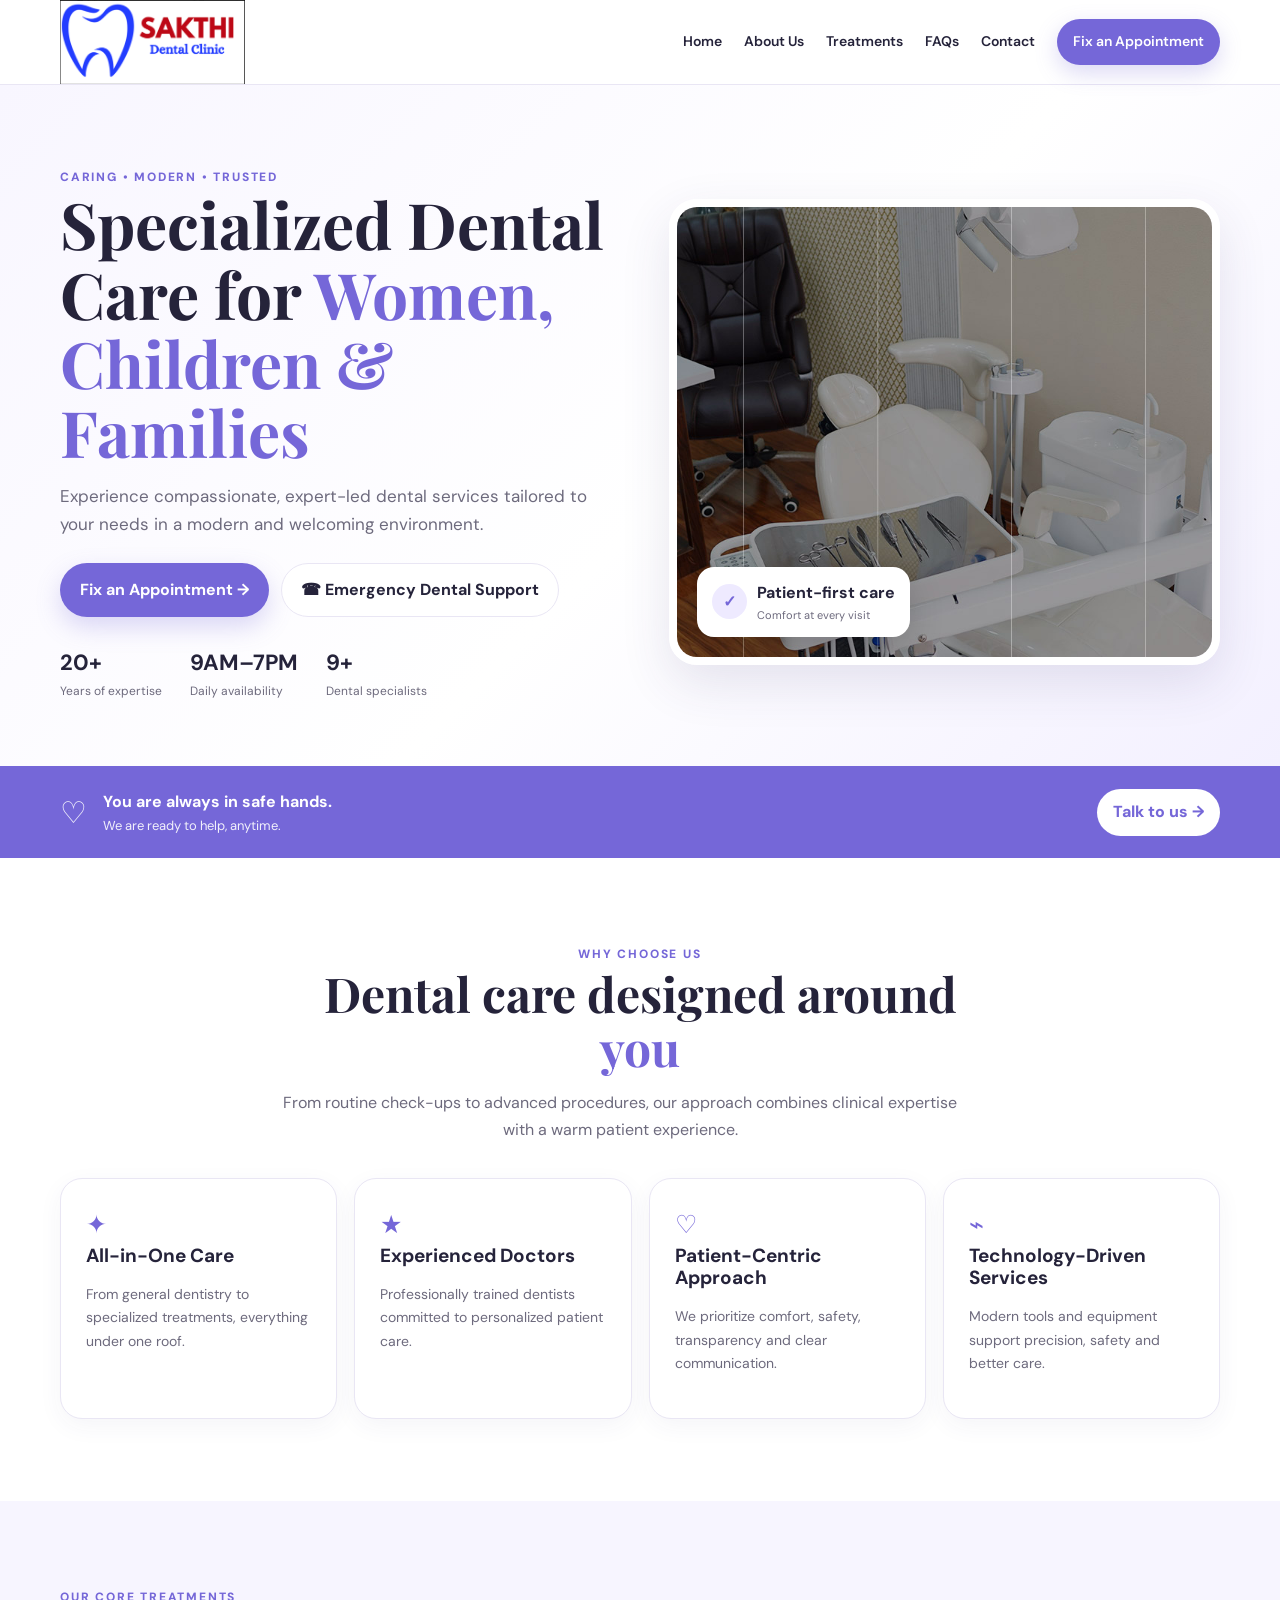
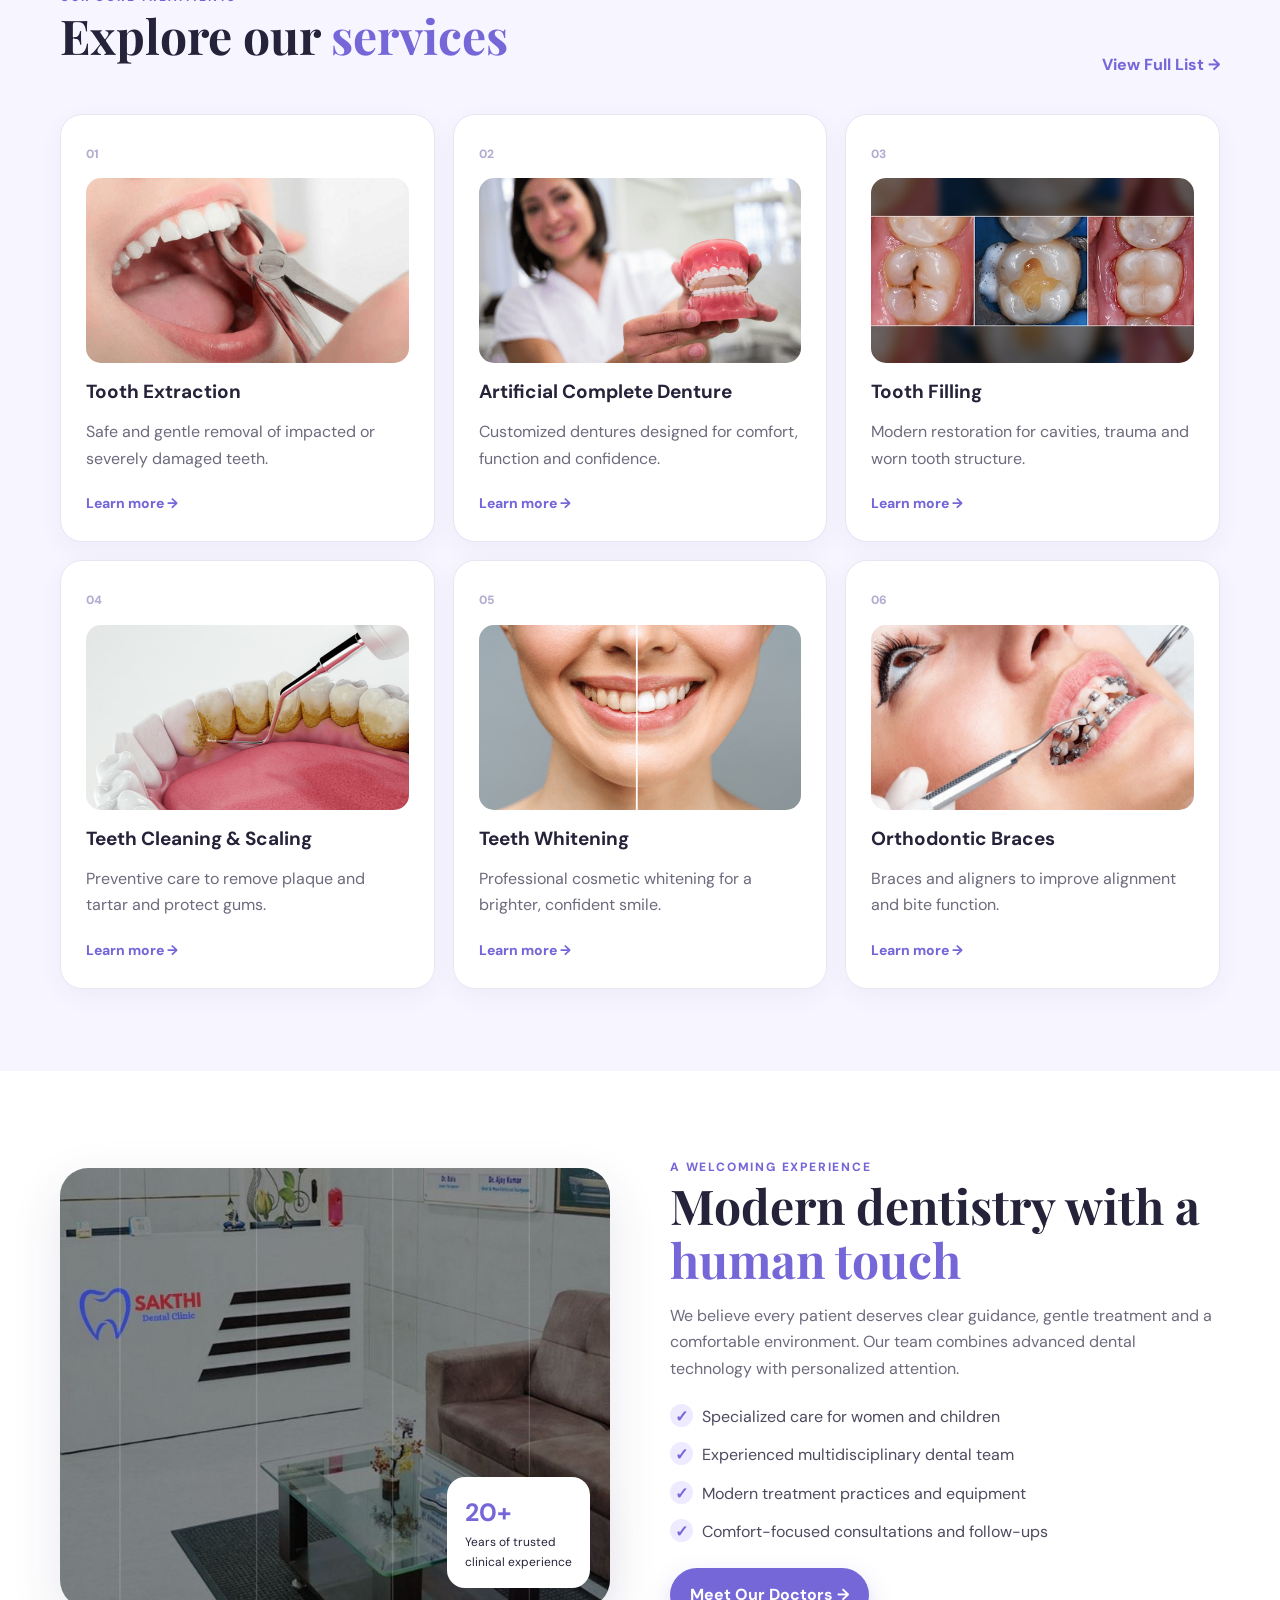
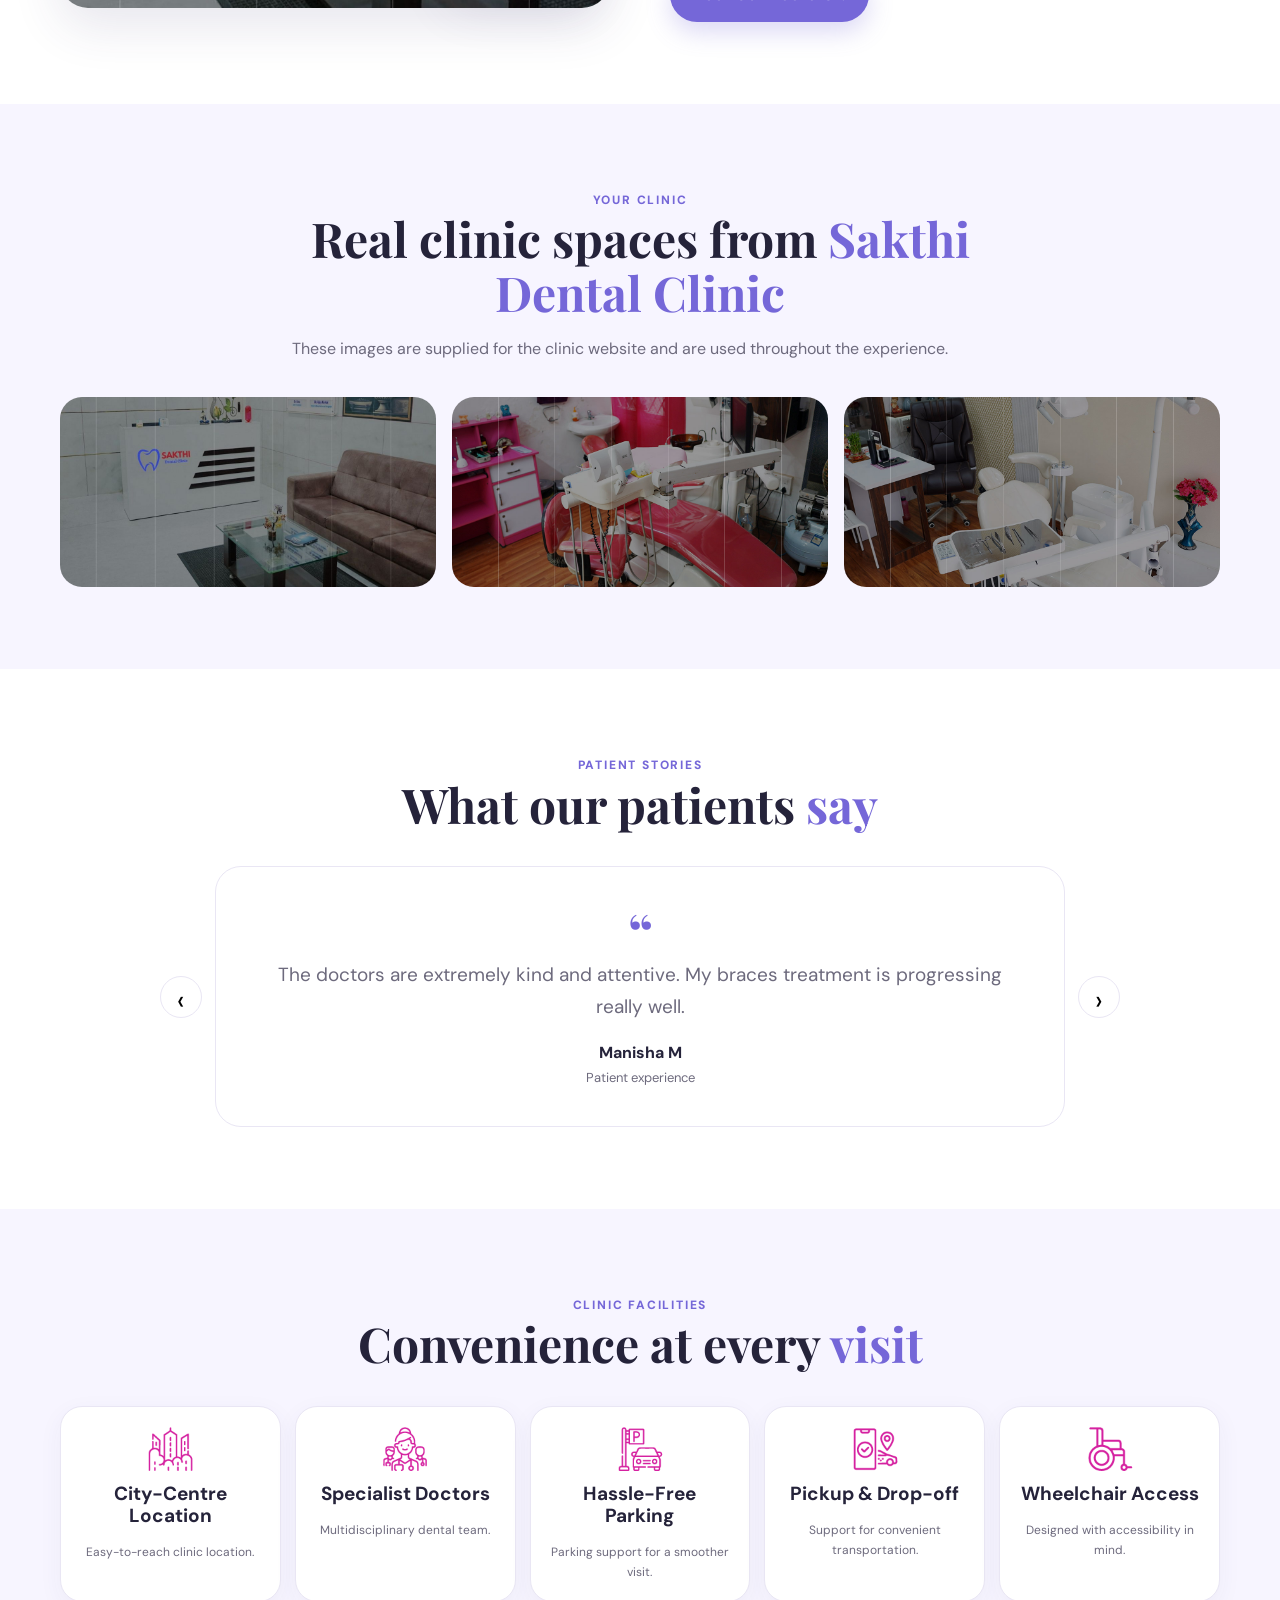
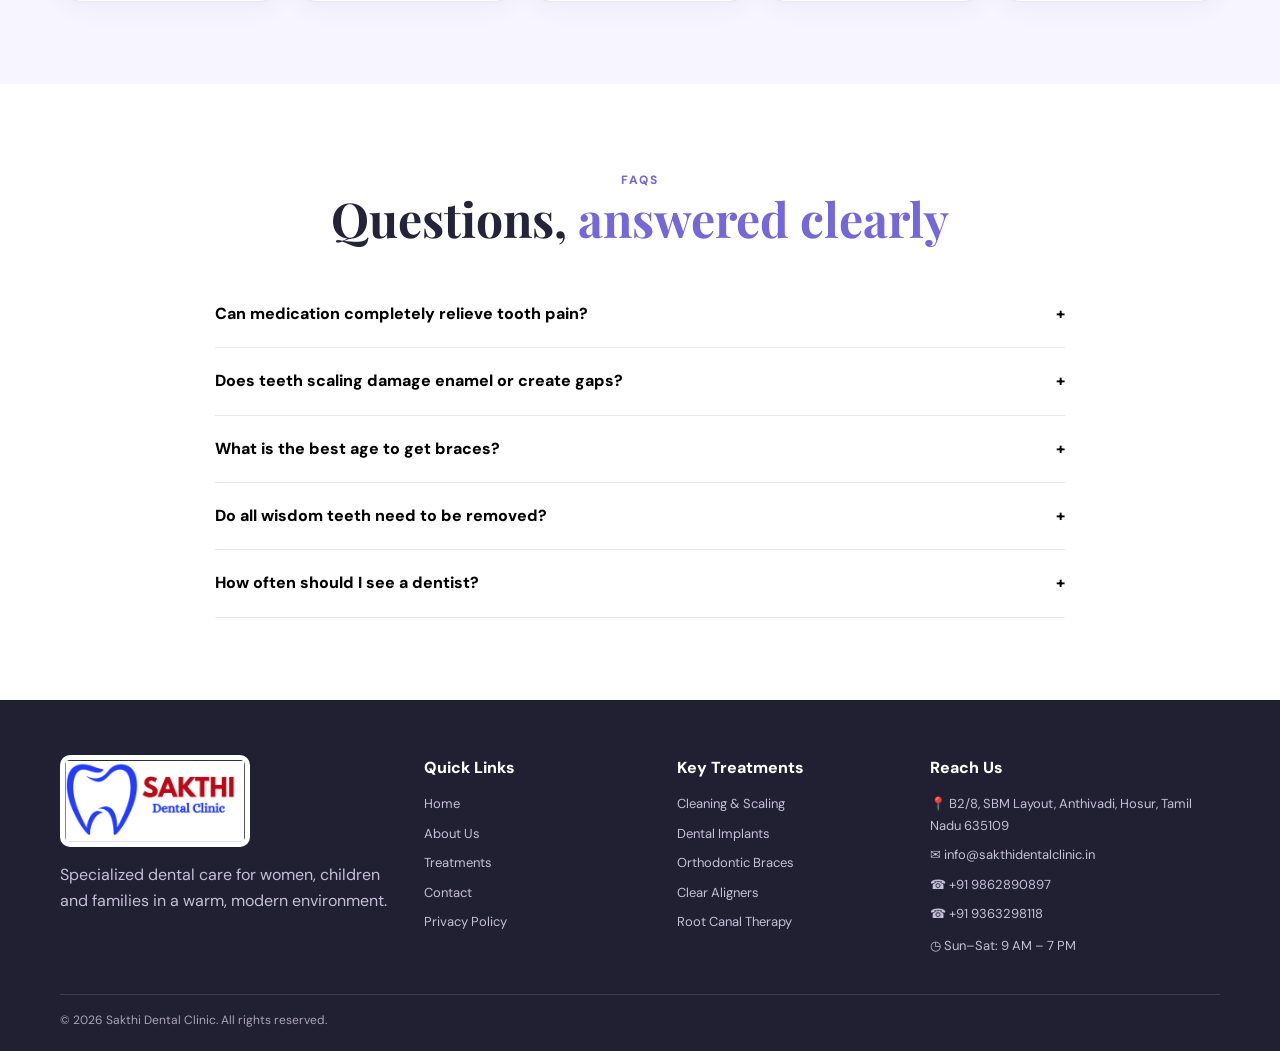
<file: index.html>
<!DOCTYPE html>
<html lang="en"><head><meta charset="UTF-8"><meta name="viewport" content="width=device-width, initial-scale=1.0">
<meta name="description" content="Sakthi Dental Clinic, Hosur — specialized dental care for women, children and families."><title>Sakthi Dental Clinic | Specialized Dental Care</title>
<link rel="preconnect" href="https://fonts.googleapis.com"><link rel="preconnect" href="https://fonts.gstatic.com" crossorigin>
<link href="https://fonts.googleapis.com/css2?family=DM+Sans:wght@400;500;600;700;800&family=Playfair+Display:wght@600;700&display=swap" rel="stylesheet">
<link rel="stylesheet" href="styles.css"></head><body>
<header class="site-header"><div class="container nav-wrap">
<a class="brand" href="index.html" aria-label="Sakthi Dental Clinic home"><img src="assets/sakthi-logo.png" alt="Sakthi Dental Clinic logo"></a>
<button class="menu-toggle" aria-label="Open navigation" aria-expanded="false">☰</button>
<nav class="nav"><a href="index.html">Home</a><a href="about.html">About Us</a><a href="treatments.html">Treatments</a><a href="index.html#faqs">FAQs</a><a href="contact.html">Contact</a><a class="nav-cta" href="contact.html">Fix an Appointment</a></nav>
</div></header>
<main>
<section class="hero"><div class="container hero-grid">
<div class="hero-copy reveal"><span class="eyebrow">CARING • MODERN • TRUSTED</span>
<h1>Specialized Dental Care for <span>Women, Children & Families</span></h1>
<p>Experience compassionate, expert-led dental services tailored to your needs in a modern and welcoming environment.</p>
<div class="hero-actions"><a class="btn btn-primary" href="contact.html">Fix an Appointment →</a><a class="btn btn-light" href="tel:+919862890897">☎ Emergency Dental Support</a></div>
<div class="hero-trust"><div><strong>20+</strong><span>Years of expertise</span></div><div><strong>9AM–7PM</strong><span>Daily availability</span></div><div><strong>9+</strong><span>Dental specialists</span></div></div></div>
<div class="hero-visual reveal"><div class="hero-card"><img src="assets/banner-clinic-3.jpg" alt="Sakthi Dental Clinic treatment room"><div class="floating-card"><span class="icon-circle">✓</span><div><strong>Patient-first care</strong><small>Comfort at every visit</small></div></div></div></div>
</div></section>
<section class="assurance"><div class="container assurance-inner"><span class="assurance-icon">♡</span><div><strong>You are always in safe hands.</strong><span>We are ready to help, anytime.</span></div><a href="contact.html">Talk to us →</a></div></section>

<section class="section"><div class="container"><div class="section-heading center"><span class="eyebrow">WHY CHOOSE US</span><h2>Dental care designed around <span>you</span></h2><p>From routine check-ups to advanced procedures, our approach combines clinical expertise with a warm patient experience.</p></div>
<div class="feature-grid">
<article class="feature-card"><span class="feature-icon">✦</span><h3>All-in-One Care</h3><p>From general dentistry to specialized treatments, everything under one roof.</p></article>
<article class="feature-card"><span class="feature-icon">★</span><h3>Experienced Doctors</h3><p>Professionally trained dentists committed to personalized patient care.</p></article>
<article class="feature-card"><span class="feature-icon">♡</span><h3>Patient-Centric Approach</h3><p>We prioritize comfort, safety, transparency and clear communication.</p></article>
<article class="feature-card"><span class="feature-icon">⌁</span><h3>Technology-Driven Services</h3><p>Modern tools and equipment support precision, safety and better care.</p></article>
</div></div></section>

<section class="section soft-bg"><div class="container"><div class="section-heading split"><div><span class="eyebrow">OUR CORE TREATMENTS</span><h2>Explore our <span>services</span></h2></div><a class="text-link" href="treatments.html">View Full List →</a></div>
<div class="treatment-grid">
<article class="treatment-card"><span>01</span><img class="treatment-image" src="assets/teeth-extraction.png" alt="Tooth extraction"><h3>Tooth Extraction</h3><p>Safe and gentle removal of impacted or severely damaged teeth.</p><a href="treatments.html#extraction">Learn more →</a></article>
<article class="treatment-card"><span>02</span><img class="treatment-image" src="assets/complete-denture.png" alt="Complete denture"><h3>Artificial Complete Denture</h3><p>Customized dentures designed for comfort, function and confidence.</p><a href="treatments.html#denture">Learn more →</a></article>
<article class="treatment-card"><span>03</span><img class="treatment-image" src="assets/tooth-filling.jpg" alt="Tooth filling"><h3>Tooth Filling</h3><p>Modern restoration for cavities, trauma and worn tooth structure.</p><a href="treatments.html#filling">Learn more →</a></article>
<article class="treatment-card"><span>04</span><img class="treatment-image" src="assets/teeth-cleaning.png" alt="Teeth cleaning"><h3>Teeth Cleaning & Scaling</h3><p>Preventive care to remove plaque and tartar and protect gums.</p><a href="treatments.html#cleaning">Learn more →</a></article>
<article class="treatment-card"><span>05</span><img class="treatment-image" src="assets/bleaching.png" alt="Teeth whitening"><h3>Teeth Whitening</h3><p>Professional cosmetic whitening for a brighter, confident smile.</p><a href="treatments.html#whitening">Learn more →</a></article>
<article class="treatment-card"><span>06</span><img class="treatment-image" src="assets/orthodontic-treatment.png" alt="Orthodontic treatment"><h3>Orthodontic Braces</h3><p>Braces and aligners to improve alignment and bite function.</p><a href="treatments.html#braces">Learn more →</a></article>
</div></div></section>

<section class="section"><div class="container experience-grid"><div class="experience-image"><img src="assets/banner-clinic-1.jpg" alt="Sakthi Dental Clinic reception and waiting area"><div class="experience-badge"><strong>20+</strong><span>Years of trusted<br>clinical experience</span></div></div>
<div class="experience-copy"><span class="eyebrow">A WELCOMING EXPERIENCE</span><h2>Modern dentistry with a <span>human touch</span></h2><p>We believe every patient deserves clear guidance, gentle treatment and a comfortable environment. Our team combines advanced dental technology with personalized attention.</p>
<ul class="check-list"><li>Specialized care for women and children</li><li>Experienced multidisciplinary dental team</li><li>Modern treatment practices and equipment</li><li>Comfort-focused consultations and follow-ups</li></ul><a class="btn btn-primary" href="about.html">Meet Our Doctors →</a></div></div></section>

<section class="section soft-bg"><div class="container"><div class="section-heading center"><span class="eyebrow">YOUR CLINIC</span><h2>Real clinic spaces from <span>Sakthi Dental Clinic</span></h2><p>These images are supplied for the clinic website and are used throughout the experience.</p></div><div class="banner-strip"><img src="assets/banner-clinic-1.jpg" alt="Sakthi Dental Clinic reception"><img src="assets/banner-clinic-2.jpg" alt="Sakthi Dental Clinic treatment room"><img src="assets/banner-clinic-3.jpg" alt="Sakthi Dental Clinic dental room"></div></div></section>

<section class="section" id="testimonials"><div class="container"><div class="section-heading center"><span class="eyebrow">PATIENT STORIES</span><h2>What our patients <span>say</span></h2></div>
<div class="testimonial-slider"><button class="slider-btn prev" aria-label="Previous testimonial">‹</button><div class="testimonial-track">
<article class="testimonial active"><div class="quote">“</div><p>The doctors are extremely kind and attentive. My braces treatment is progressing really well.</p><strong>Manisha M</strong><span>Patient experience</span></article>
<article class="testimonial"><div class="quote">“</div><p>The clinic feels clean and welcoming. The team explained the treatment clearly at every step.</p><strong>Priya S</strong><span>Patient experience</span></article>
<article class="testimonial"><div class="quote">“</div><p>Gentle care and helpful staff made my dental visit comfortable and stress-free.</p><strong>Arun K</strong><span>Patient experience</span></article>
</div><button class="slider-btn next" aria-label="Next testimonial">›</button></div></div></section>

<section class="section soft-bg"><div class="container"><div class="section-heading center"><span class="eyebrow">CLINIC FACILITIES</span><h2>Convenience at every <span>visit</span></h2></div><div class="facility-grid">
<article class="facility-card"><img src="assets/icon-location.png" alt=""><h3>City-Centre Location</h3><p>Easy-to-reach clinic location.</p></article>
<article class="facility-card"><img src="assets/icon-doctors.png" alt=""><h3>Specialist Doctors</h3><p>Multidisciplinary dental team.</p></article>
<article class="facility-card"><img src="assets/icon-parking.png" alt=""><h3>Hassle-Free Parking</h3><p>Parking support for a smoother visit.</p></article>
<article class="facility-card"><img src="assets/icon-pickup.png" alt=""><h3>Pickup & Drop-off</h3><p>Support for convenient transportation.</p></article>
<article class="facility-card"><img src="assets/icon-wheelchair.png" alt=""><h3>Wheelchair Access</h3><p>Designed with accessibility in mind.</p></article>
</div></div></section>

<section class="section" id="faqs"><div class="container"><div class="section-heading center"><span class="eyebrow">FAQS</span><h2>Questions, <span>answered clearly</span></h2></div><div class="faq-list">
<div class="faq-item"><button class="faq-question">Can medication completely relieve tooth pain?<span>+</span></button><div class="faq-answer"><p>Not entirely. Medication may offer short-term relief, but long-lasting relief requires identifying and treating the root cause through professional dental care.</p></div></div>
<div class="faq-item"><button class="faq-question">Does teeth scaling damage enamel or create gaps?<span>+</span></button><div class="faq-answer"><p>No. Scaling safely removes plaque and tartar from teeth and below the gum line. Temporary sensitivity can occur, but it usually settles as gums heal.</p></div></div>
<div class="faq-item"><button class="faq-question">What is the best age to get braces?<span>+</span></button><div class="faq-answer"><p>Braces are commonly effective around ages 12–14 while the jaw and teeth are developing, although timing depends on the individual case.</p></div></div>
<div class="faq-item"><button class="faq-question">Do all wisdom teeth need to be removed?<span>+</span></button><div class="faq-answer"><p>No. Removal is generally considered when wisdom teeth are impacted, infected, painful, or causing problems for nearby teeth.</p></div></div>
<div class="faq-item"><button class="faq-question">How often should I see a dentist?<span>+</span></button><div class="faq-answer"><p>Routine dental visits are commonly recommended every six months, with the exact interval depending on your oral-health needs.</p></div></div>
</div></div></section>
</main><footer><div class="container footer-grid">
<div><a class="footer-brand" href="index.html"><img src="assets/sakthi-logo.png" alt="Sakthi Dental Clinic"></a><p style="color:#c5c0d6">Specialized dental care for women, children and families in a warm, modern environment.</p></div>
<div><div class="footer-title">Quick Links</div><div class="footer-links"><a href="index.html">Home</a><a href="about.html">About Us</a><a href="treatments.html">Treatments</a><a href="contact.html">Contact</a><a href="privacy.html">Privacy Policy</a></div></div>
<div><div class="footer-title">Key Treatments</div><div class="footer-links"><a href="treatments.html#cleaning">Cleaning & Scaling</a><a href="treatments.html#implants">Dental Implants</a><a href="treatments.html#braces">Orthodontic Braces</a><a href="treatments.html#aligners">Clear Aligners</a><a href="treatments.html#root-canal">Root Canal Therapy</a></div></div>
<div><div class="footer-title">Reach Us</div><div class="footer-links"><a href="https://maps.google.com/?q=B2/8+SBM+Layout+Anthivadi+Hosur+Tamil+Nadu+635109">📍 B2/8, SBM Layout, Anthivadi, Hosur, Tamil Nadu 635109</a><a href="mailto:info@sakthidentalclinic.in">✉ info@sakthidentalclinic.in</a><a href="tel:+919862890897">☎ +91 9862890897</a><a href="tel:+919363298118">☎ +91 9363298118</a><span style="font-size:13px;color:#c5c0d6">◷ Sun–Sat: 9 AM – 7 PM</span></div></div>
</div><div class="container footer-bottom">© <span data-year>2026</span> Sakthi Dental Clinic. All rights reserved.</div></footer>
<script src="script.js"></script></body></html>
</file>
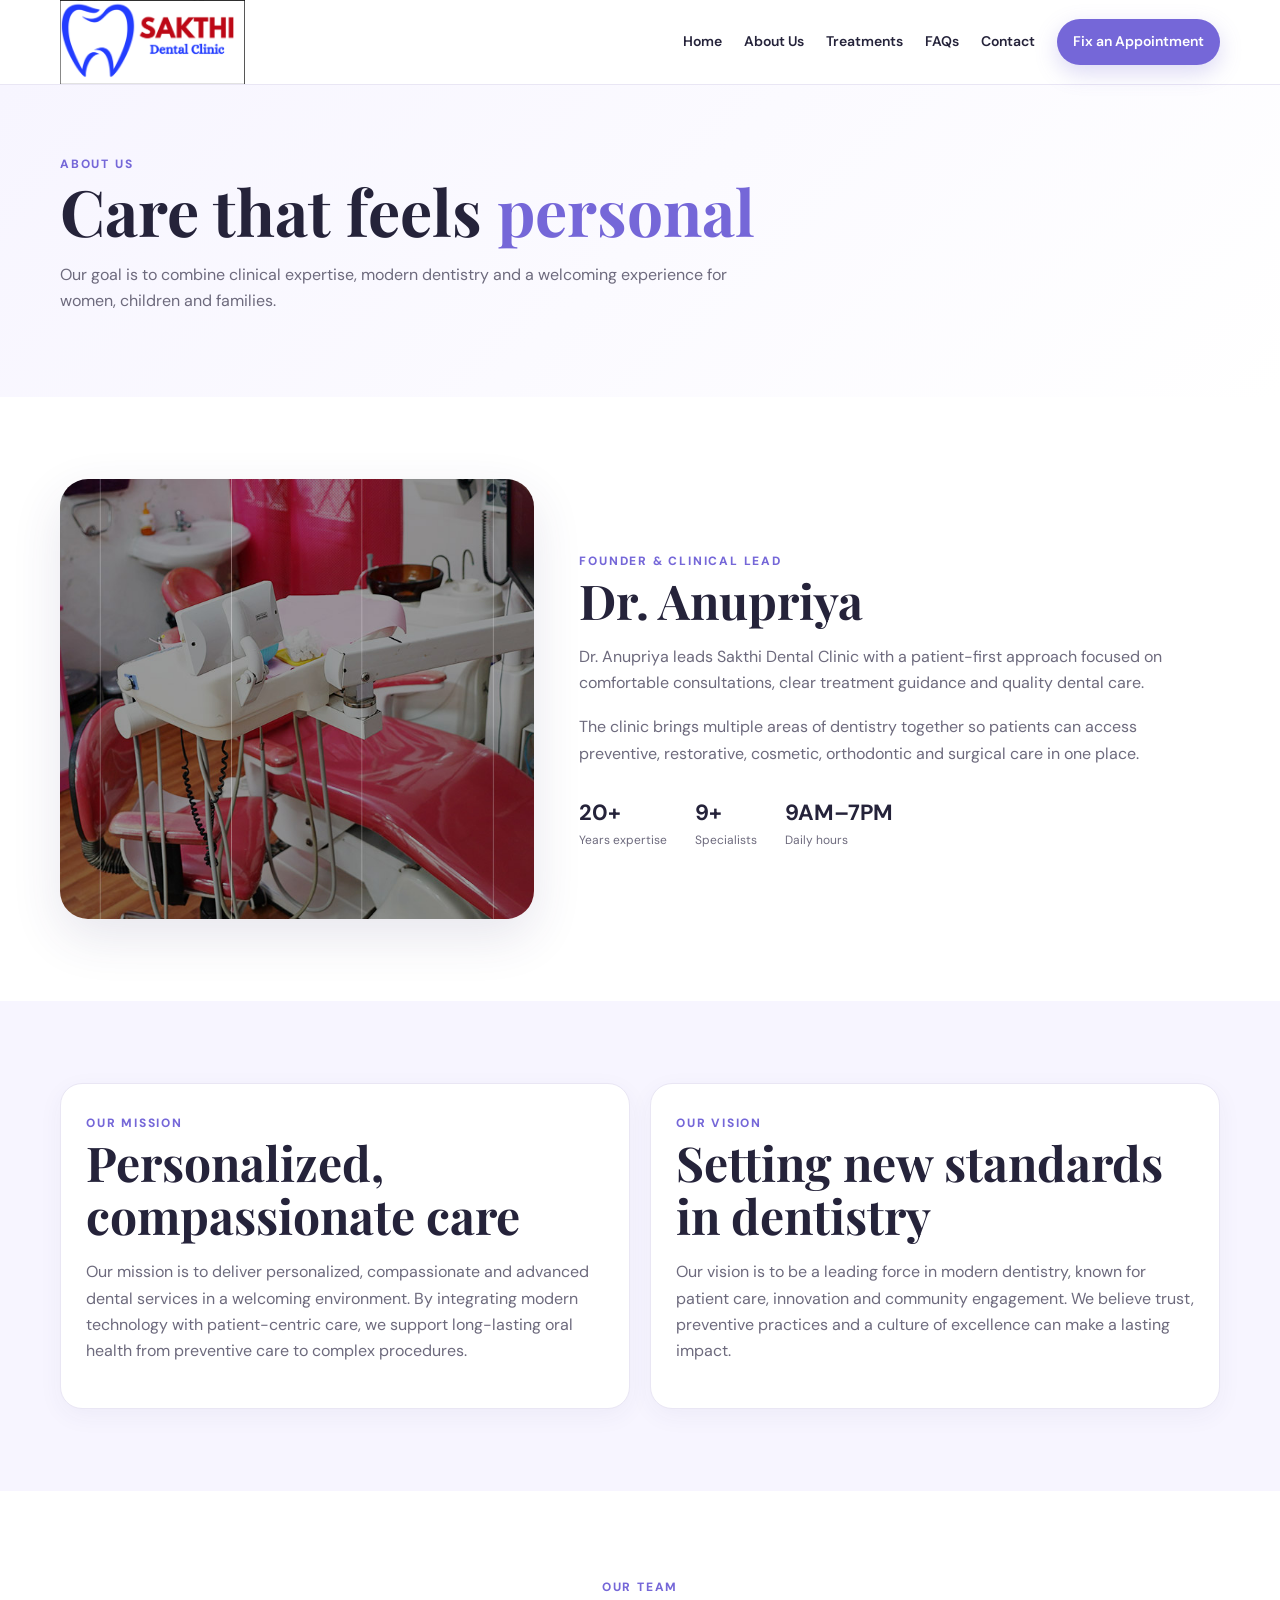
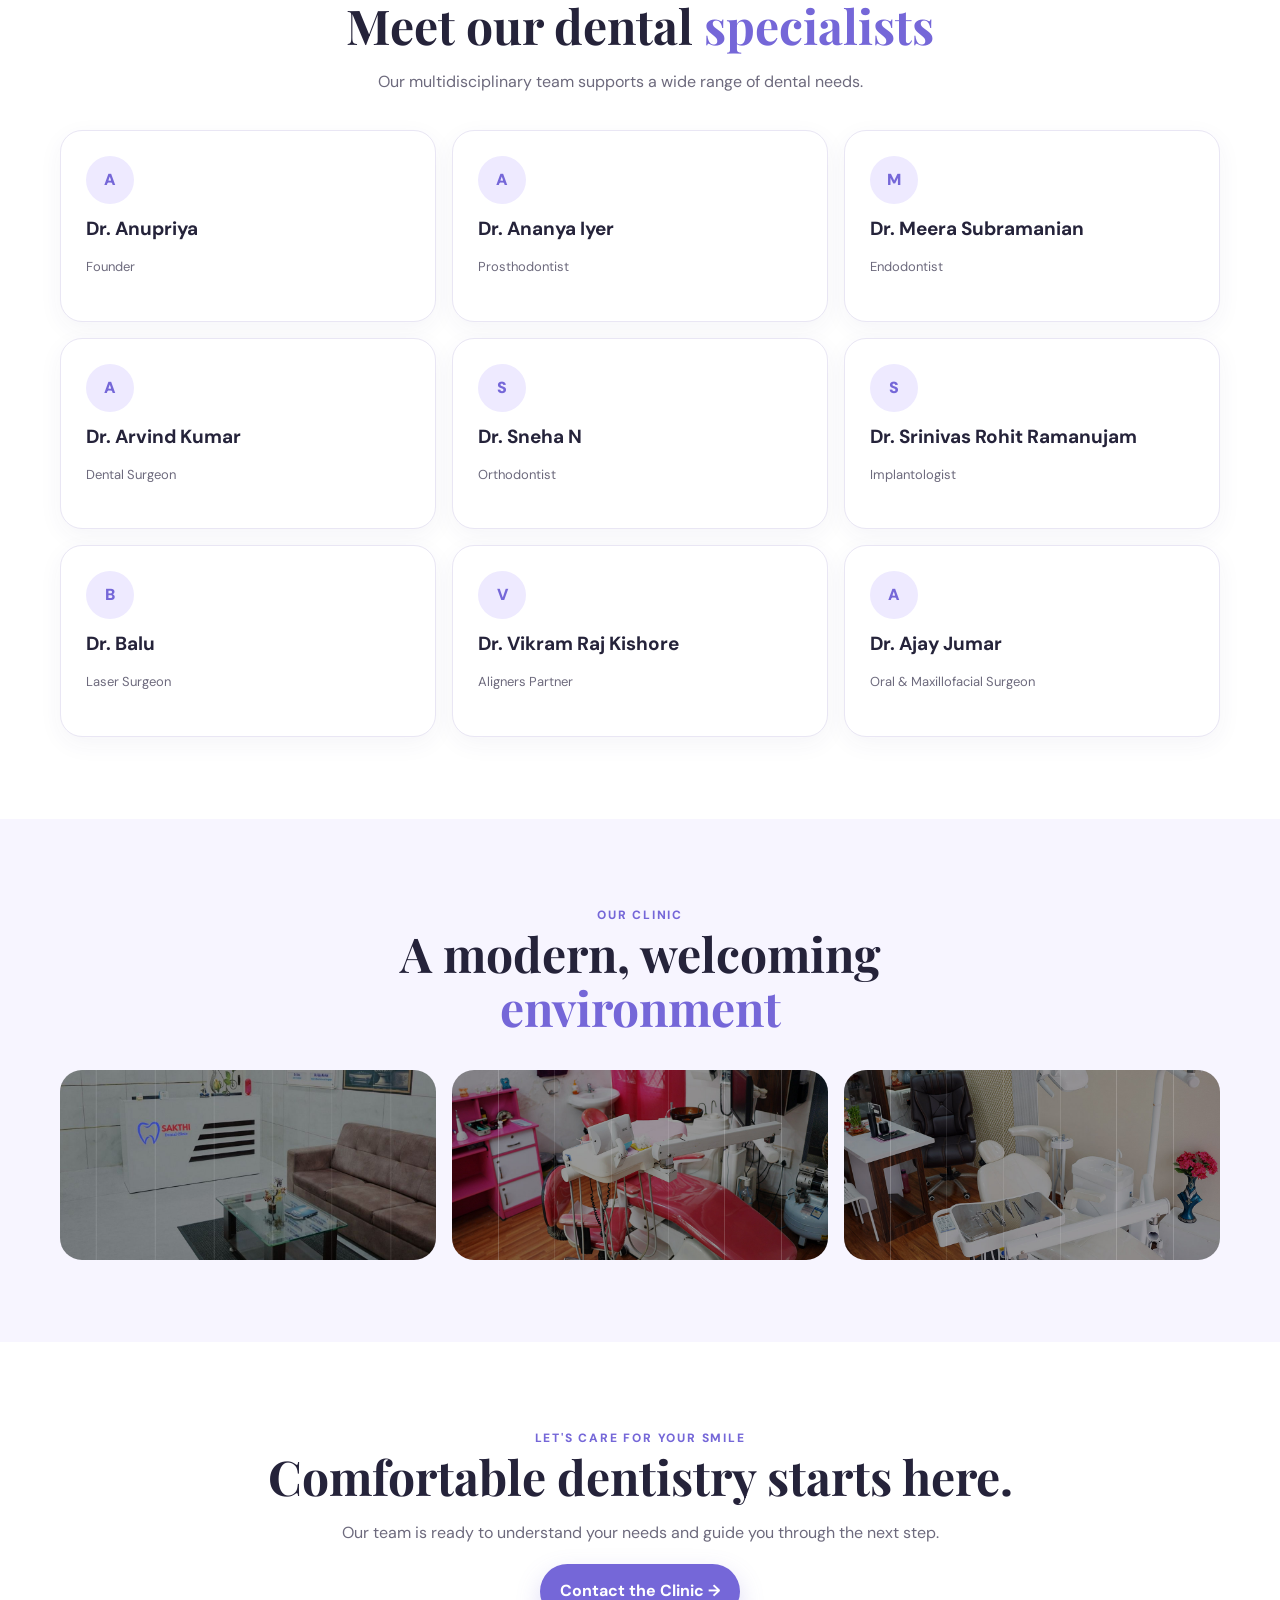
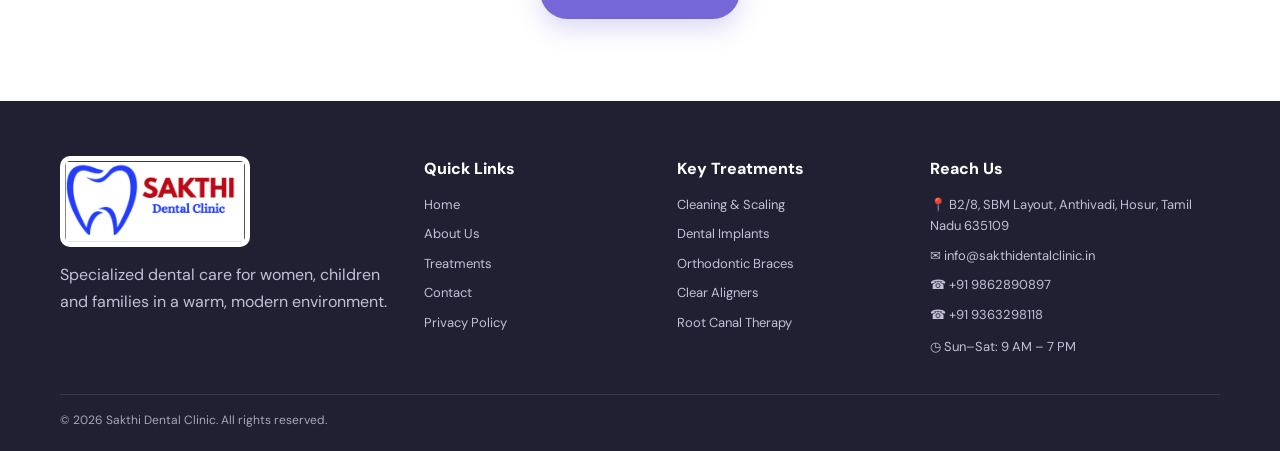
<file: about.html>
<!DOCTYPE html>
<html lang="en"><head><meta charset="UTF-8"><meta name="viewport" content="width=device-width, initial-scale=1.0">
<meta name="description" content="Meet the Sakthi Dental Clinic team in Hosur and learn about our mission and vision."><title>About Us | Sakthi Dental Clinic</title>
<link rel="preconnect" href="https://fonts.googleapis.com"><link rel="preconnect" href="https://fonts.gstatic.com" crossorigin>
<link href="https://fonts.googleapis.com/css2?family=DM+Sans:wght@400;500;600;700;800&family=Playfair+Display:wght@600;700&display=swap" rel="stylesheet">
<link rel="stylesheet" href="styles.css"></head><body>
<header class="site-header"><div class="container nav-wrap">
<a class="brand" href="index.html" aria-label="Sakthi Dental Clinic home"><img src="assets/sakthi-logo.png" alt="Sakthi Dental Clinic logo"></a>
<button class="menu-toggle" aria-label="Open navigation" aria-expanded="false">☰</button>
<nav class="nav"><a href="index.html">Home</a><a href="about.html">About Us</a><a href="treatments.html">Treatments</a><a href="index.html#faqs">FAQs</a><a href="contact.html">Contact</a><a class="nav-cta" href="contact.html">Fix an Appointment</a></nav>
</div></header>
<main>
<section class="page-hero"><div class="container"><span class="eyebrow">ABOUT US</span><h1>Care that feels <span>personal</span></h1><p>Our goal is to combine clinical expertise, modern dentistry and a welcoming experience for women, children and families.</p></div></section>
<section class="section"><div class="container profile-grid"><img class="profile-photo" src="assets/banner-clinic-2.jpg" alt="Sakthi Dental Clinic treatment room"><div><span class="eyebrow">FOUNDER & CLINICAL LEAD</span><h2>Dr. Anupriya</h2><p>Dr. Anupriya leads Sakthi Dental Clinic with a patient-first approach focused on comfortable consultations, clear treatment guidance and quality dental care.</p><p>The clinic brings multiple areas of dentistry together so patients can access preventive, restorative, cosmetic, orthodontic and surgical care in one place.</p><div class="hero-trust"><div><strong>20+</strong><span>Years expertise</span></div><div><strong>9+</strong><span>Specialists</span></div><div><strong>9AM–7PM</strong><span>Daily hours</span></div></div></div></div></section>
<section class="section soft-bg"><div class="container mission-grid"><article class="info-card"><span class="eyebrow">OUR MISSION</span><h2>Personalized, compassionate care</h2><p>Our mission is to deliver personalized, compassionate and advanced dental services in a welcoming environment. By integrating modern technology with patient-centric care, we support long-lasting oral health from preventive care to complex procedures.</p></article><article class="info-card"><span class="eyebrow">OUR VISION</span><h2>Setting new standards in dentistry</h2><p>Our vision is to be a leading force in modern dentistry, known for patient care, innovation and community engagement. We believe trust, preventive practices and a culture of excellence can make a lasting impact.</p></article></div></section>
<section class="section"><div class="container"><div class="section-heading center"><span class="eyebrow">OUR TEAM</span><h2>Meet our dental <span>specialists</span></h2><p>Our multidisciplinary team supports a wide range of dental needs.</p></div><div class="doctor-grid">
<article class="doctor-card"><div class="initial">A</div><h3>Dr. Anupriya</h3><p>Founder</p></article><article class="doctor-card"><div class="initial">A</div><h3>Dr. Ananya Iyer</h3><p>Prosthodontist</p></article><article class="doctor-card"><div class="initial">M</div><h3>Dr. Meera Subramanian</h3><p>Endodontist</p></article><article class="doctor-card"><div class="initial">A</div><h3>Dr. Arvind Kumar</h3><p>Dental Surgeon</p></article><article class="doctor-card"><div class="initial">S</div><h3>Dr. Sneha N</h3><p>Orthodontist</p></article><article class="doctor-card"><div class="initial">S</div><h3>Dr. Srinivas Rohit Ramanujam</h3><p>Implantologist</p></article><article class="doctor-card"><div class="initial">B</div><h3>Dr. Balu</h3><p>Laser Surgeon</p></article><article class="doctor-card"><div class="initial">V</div><h3>Dr. Vikram Raj Kishore</h3><p>Aligners Partner</p></article><article class="doctor-card"><div class="initial">A</div><h3>Dr. Ajay Jumar</h3><p>Oral & Maxillofacial Surgeon</p></article>
</div></div></section>
<section class="section soft-bg"><div class="container"><div class="section-heading center"><span class="eyebrow">OUR CLINIC</span><h2>A modern, welcoming <span>environment</span></h2></div><div class="banner-strip"><img src="assets/banner-clinic-1.jpg" alt="Clinic reception"><img src="assets/banner-clinic-2.jpg" alt="Clinic treatment room"><img src="assets/banner-clinic-3.jpg" alt="Clinic dental room"></div></div></section>
<section class="section"><div class="container" style="text-align:center"><span class="eyebrow">LET'S CARE FOR YOUR SMILE</span><h2>Comfortable dentistry starts here.</h2><p>Our team is ready to understand your needs and guide you through the next step.</p><a class="btn btn-primary" href="contact.html">Contact the Clinic →</a></div></section>
</main><footer><div class="container footer-grid">
<div><a class="footer-brand" href="index.html"><img src="assets/sakthi-logo.png" alt="Sakthi Dental Clinic"></a><p style="color:#c5c0d6">Specialized dental care for women, children and families in a warm, modern environment.</p></div>
<div><div class="footer-title">Quick Links</div><div class="footer-links"><a href="index.html">Home</a><a href="about.html">About Us</a><a href="treatments.html">Treatments</a><a href="contact.html">Contact</a><a href="privacy.html">Privacy Policy</a></div></div>
<div><div class="footer-title">Key Treatments</div><div class="footer-links"><a href="treatments.html#cleaning">Cleaning & Scaling</a><a href="treatments.html#implants">Dental Implants</a><a href="treatments.html#braces">Orthodontic Braces</a><a href="treatments.html#aligners">Clear Aligners</a><a href="treatments.html#root-canal">Root Canal Therapy</a></div></div>
<div><div class="footer-title">Reach Us</div><div class="footer-links"><a href="https://maps.google.com/?q=B2/8+SBM+Layout+Anthivadi+Hosur+Tamil+Nadu+635109">📍 B2/8, SBM Layout, Anthivadi, Hosur, Tamil Nadu 635109</a><a href="mailto:info@sakthidentalclinic.in">✉ info@sakthidentalclinic.in</a><a href="tel:+919862890897">☎ +91 9862890897</a><a href="tel:+919363298118">☎ +91 9363298118</a><span style="font-size:13px;color:#c5c0d6">◷ Sun–Sat: 9 AM – 7 PM</span></div></div>
</div><div class="container footer-bottom">© <span data-year>2026</span> Sakthi Dental Clinic. All rights reserved.</div></footer>
<script src="script.js"></script></body></html>
</file>
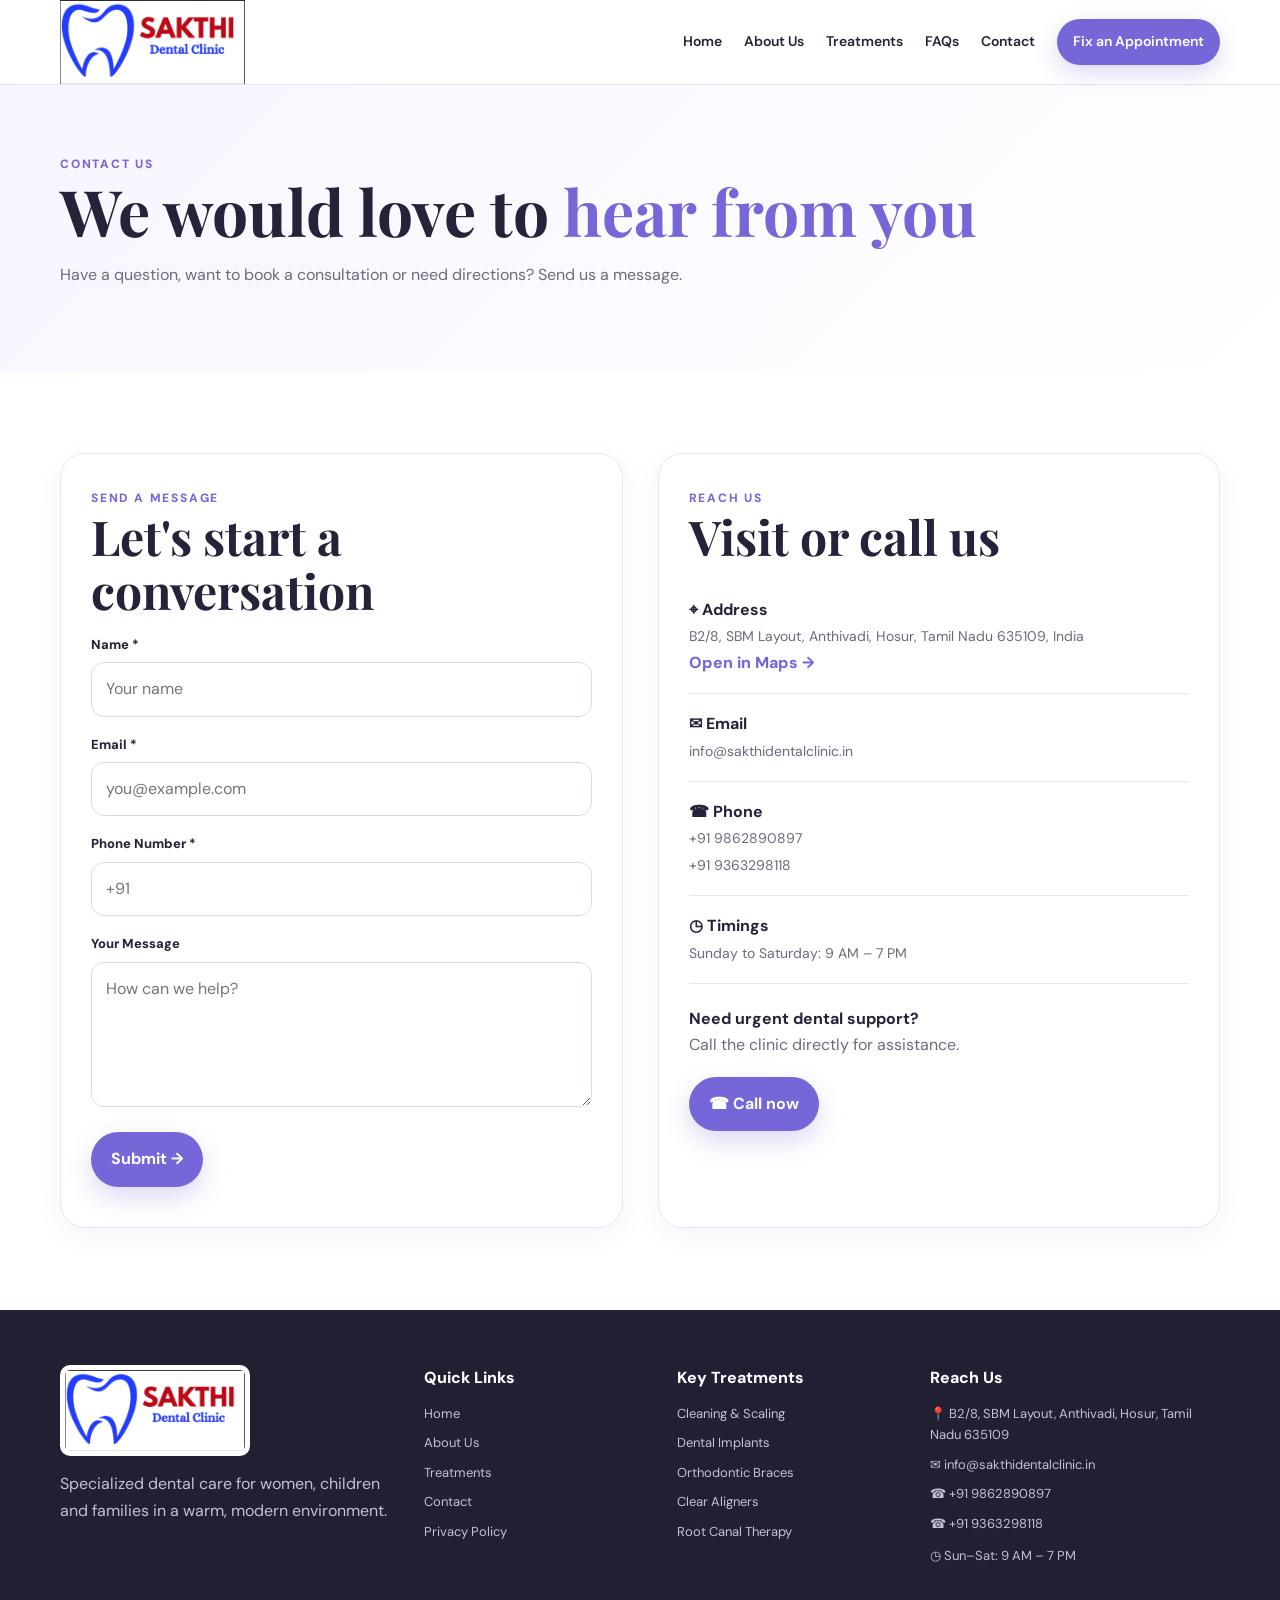
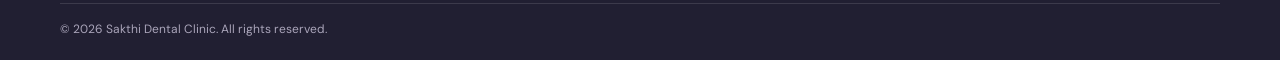
<file: contact.html>
<!DOCTYPE html>
<html lang="en"><head><meta charset="UTF-8"><meta name="viewport" content="width=device-width, initial-scale=1.0">
<meta name="description" content="Contact Sakthi Dental Clinic in Hosur to ask a question or request an appointment."><title>Contact Us | Sakthi Dental Clinic</title>
<link rel="preconnect" href="https://fonts.googleapis.com"><link rel="preconnect" href="https://fonts.gstatic.com" crossorigin>
<link href="https://fonts.googleapis.com/css2?family=DM+Sans:wght@400;500;600;700;800&family=Playfair+Display:wght@600;700&display=swap" rel="stylesheet">
<link rel="stylesheet" href="styles.css"></head><body>
<header class="site-header"><div class="container nav-wrap">
<a class="brand" href="index.html" aria-label="Sakthi Dental Clinic home"><img src="assets/sakthi-logo.png" alt="Sakthi Dental Clinic logo"></a>
<button class="menu-toggle" aria-label="Open navigation" aria-expanded="false">☰</button>
<nav class="nav"><a href="index.html">Home</a><a href="about.html">About Us</a><a href="treatments.html">Treatments</a><a href="index.html#faqs">FAQs</a><a href="contact.html">Contact</a><a class="nav-cta" href="contact.html">Fix an Appointment</a></nav>
</div></header><main><section class="page-hero"><div class="container"><span class="eyebrow">CONTACT US</span><h1>We would love to <span>hear from you</span></h1><p>Have a question, want to book a consultation or need directions? Send us a message.</p></div></section>
<section class="section"><div class="container contact-grid"><form class="form-card" id="contactForm" novalidate><span class="eyebrow">SEND A MESSAGE</span><h2>Let's start a conversation</h2>
<label for="name">Name *</label><input id="name" name="name" required minlength="2" placeholder="Your name">
<label for="email">Email *</label><input id="email" name="email" type="email" required placeholder="you@example.com">
<label for="phone">Phone Number *</label><input id="phone" name="phone" type="tel" required pattern="[0-9+()\-\s]{8,}" placeholder="+91">
<label for="message">Your Message</label><textarea id="message" name="message" placeholder="How can we help?"></textarea>
<button class="btn btn-primary" type="submit">Submit →</button><div class="form-message" aria-live="polite"></div></form>
<div class="contact-card"><span class="eyebrow">REACH US</span><h2>Visit or call us</h2>
<div class="contact-item"><strong>⌖ Address</strong><span>B2/8, SBM Layout, Anthivadi, Hosur, Tamil Nadu 635109, India</span><br><a class="map-link" href="https://maps.google.com/?q=B2/8+SBM+Layout+Anthivadi+Hosur+Tamil+Nadu+635109" target="_blank" rel="noopener">Open in Maps →</a></div>
<div class="contact-item"><strong>✉ Email</strong><span><a href="mailto:info@sakthidentalclinic.in">info@sakthidentalclinic.in</a></span></div>
<div class="contact-item"><strong>☎ Phone</strong><span><a href="tel:+919862890897">+91 9862890897</a><br><a href="tel:+919363298118">+91 9363298118</a></span></div>
<div class="contact-item"><strong>◷ Timings</strong><span>Sunday to Saturday: 9 AM – 7 PM</span></div>
<div style="margin-top:22px"><strong>Need urgent dental support?</strong><p>Call the clinic directly for assistance.</p><a class="btn btn-primary" href="tel:+919862890897">☎ Call now</a></div>
</div></div></section></main><footer><div class="container footer-grid">
<div><a class="footer-brand" href="index.html"><img src="assets/sakthi-logo.png" alt="Sakthi Dental Clinic"></a><p style="color:#c5c0d6">Specialized dental care for women, children and families in a warm, modern environment.</p></div>
<div><div class="footer-title">Quick Links</div><div class="footer-links"><a href="index.html">Home</a><a href="about.html">About Us</a><a href="treatments.html">Treatments</a><a href="contact.html">Contact</a><a href="privacy.html">Privacy Policy</a></div></div>
<div><div class="footer-title">Key Treatments</div><div class="footer-links"><a href="treatments.html#cleaning">Cleaning & Scaling</a><a href="treatments.html#implants">Dental Implants</a><a href="treatments.html#braces">Orthodontic Braces</a><a href="treatments.html#aligners">Clear Aligners</a><a href="treatments.html#root-canal">Root Canal Therapy</a></div></div>
<div><div class="footer-title">Reach Us</div><div class="footer-links"><a href="https://maps.google.com/?q=B2/8+SBM+Layout+Anthivadi+Hosur+Tamil+Nadu+635109">📍 B2/8, SBM Layout, Anthivadi, Hosur, Tamil Nadu 635109</a><a href="mailto:info@sakthidentalclinic.in">✉ info@sakthidentalclinic.in</a><a href="tel:+919862890897">☎ +91 9862890897</a><a href="tel:+919363298118">☎ +91 9363298118</a><span style="font-size:13px;color:#c5c0d6">◷ Sun–Sat: 9 AM – 7 PM</span></div></div>
</div><div class="container footer-bottom">© <span data-year>2026</span> Sakthi Dental Clinic. All rights reserved.</div></footer>
<script src="script.js"></script></body></html>
</file>
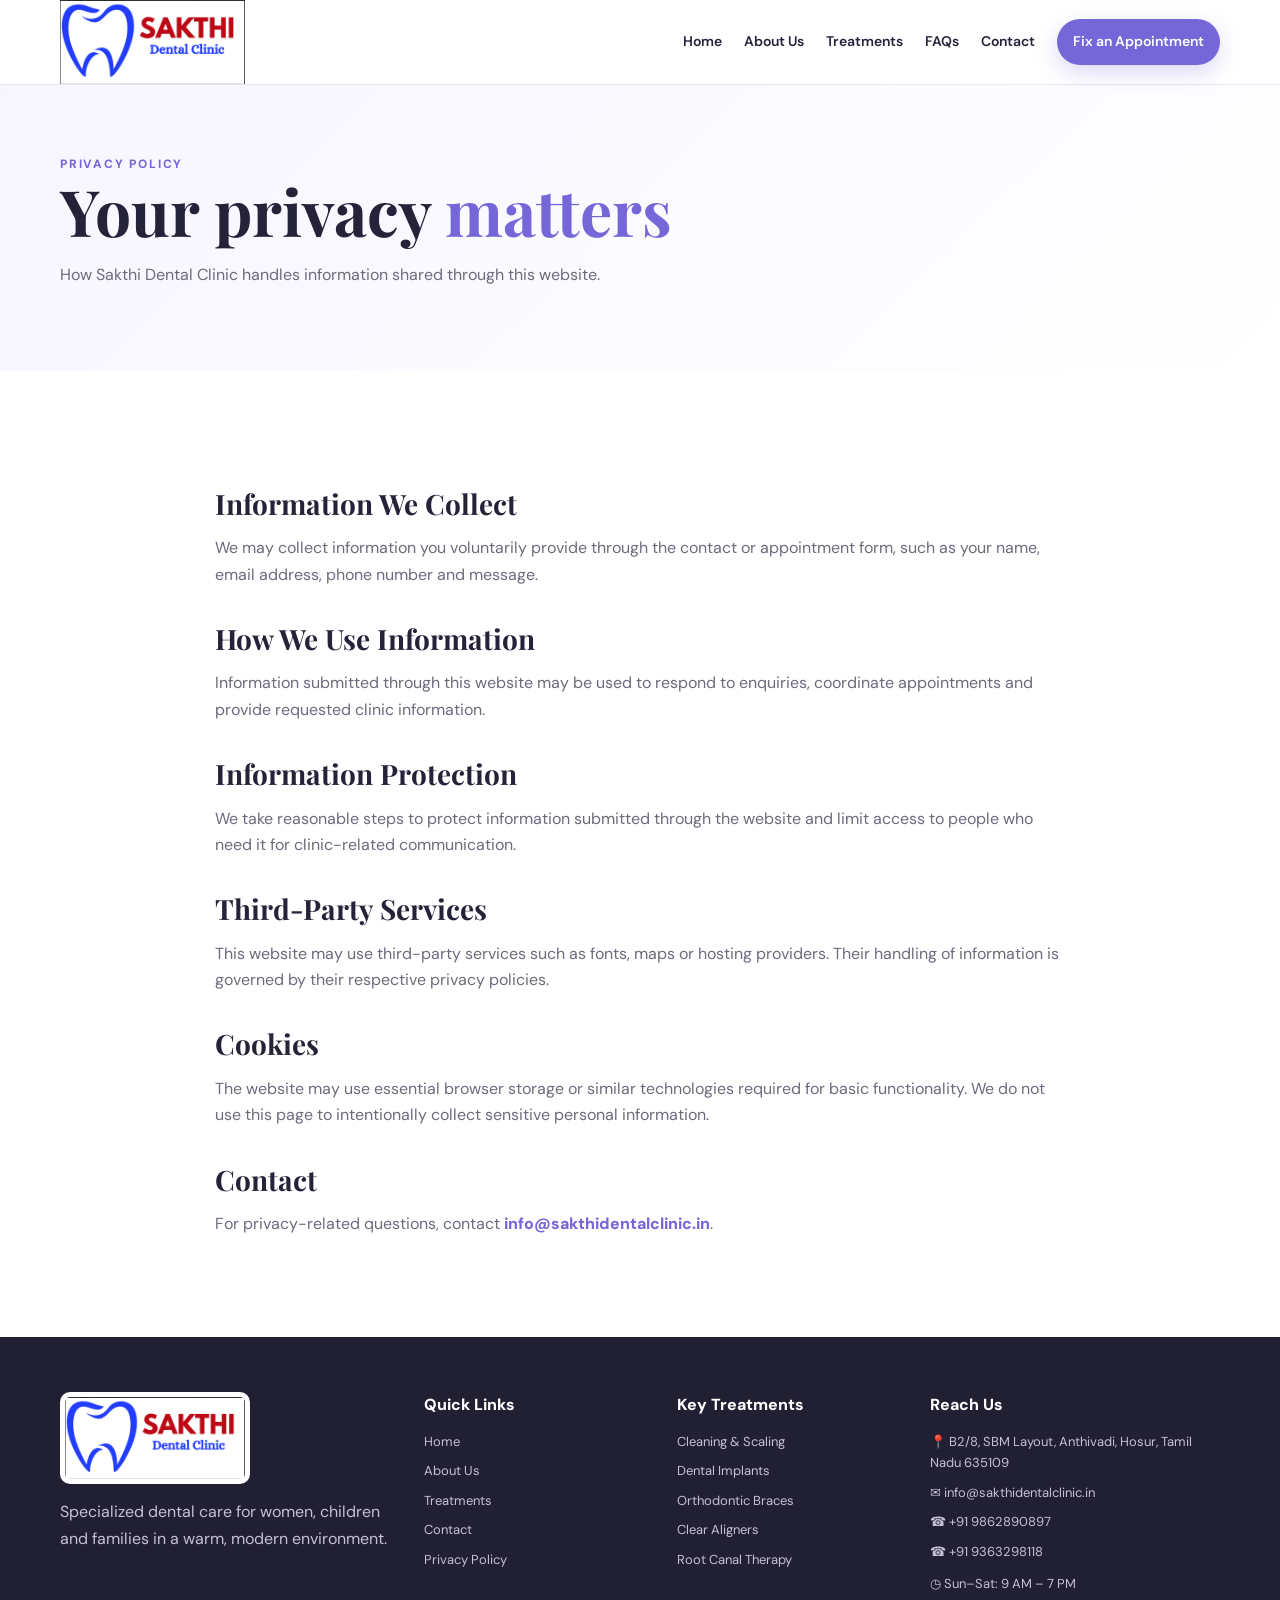
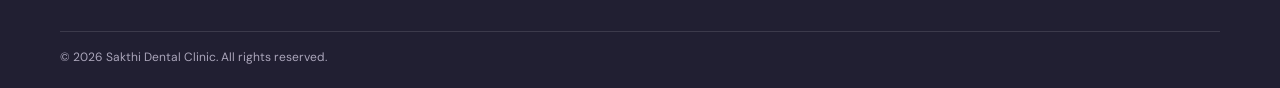
<file: privacy.html>
<!DOCTYPE html>
<html lang="en"><head><meta charset="UTF-8"><meta name="viewport" content="width=device-width, initial-scale=1.0">
<meta name="description" content="Privacy Policy for Sakthi Dental Clinic."><title>Privacy Policy | Sakthi Dental Clinic</title>
<link rel="preconnect" href="https://fonts.googleapis.com"><link rel="preconnect" href="https://fonts.gstatic.com" crossorigin>
<link href="https://fonts.googleapis.com/css2?family=DM+Sans:wght@400;500;600;700;800&family=Playfair+Display:wght@600;700&display=swap" rel="stylesheet">
<link rel="stylesheet" href="styles.css"></head><body>
<header class="site-header"><div class="container nav-wrap">
<a class="brand" href="index.html" aria-label="Sakthi Dental Clinic home"><img src="assets/sakthi-logo.png" alt="Sakthi Dental Clinic logo"></a>
<button class="menu-toggle" aria-label="Open navigation" aria-expanded="false">☰</button>
<nav class="nav"><a href="index.html">Home</a><a href="about.html">About Us</a><a href="treatments.html">Treatments</a><a href="index.html#faqs">FAQs</a><a href="contact.html">Contact</a><a class="nav-cta" href="contact.html">Fix an Appointment</a></nav>
</div></header><main><section class="page-hero"><div class="container"><span class="eyebrow">PRIVACY POLICY</span><h1>Your privacy <span>matters</span></h1><p>How Sakthi Dental Clinic handles information shared through this website.</p></div></section>
<section class="section"><div class="container privacy">
<h2>Information We Collect</h2><p>We may collect information you voluntarily provide through the contact or appointment form, such as your name, email address, phone number and message.</p>
<h2>How We Use Information</h2><p>Information submitted through this website may be used to respond to enquiries, coordinate appointments and provide requested clinic information.</p>
<h2>Information Protection</h2><p>We take reasonable steps to protect information submitted through the website and limit access to people who need it for clinic-related communication.</p>
<h2>Third-Party Services</h2><p>This website may use third-party services such as fonts, maps or hosting providers. Their handling of information is governed by their respective privacy policies.</p>
<h2>Cookies</h2><p>The website may use essential browser storage or similar technologies required for basic functionality. We do not use this page to intentionally collect sensitive personal information.</p>
<h2>Contact</h2><p>For privacy-related questions, contact <a class="text-link" href="mailto:info@sakthidentalclinic.in">info@sakthidentalclinic.in</a>.</p>
</div></section></main><footer><div class="container footer-grid">
<div><a class="footer-brand" href="index.html"><img src="assets/sakthi-logo.png" alt="Sakthi Dental Clinic"></a><p style="color:#c5c0d6">Specialized dental care for women, children and families in a warm, modern environment.</p></div>
<div><div class="footer-title">Quick Links</div><div class="footer-links"><a href="index.html">Home</a><a href="about.html">About Us</a><a href="treatments.html">Treatments</a><a href="contact.html">Contact</a><a href="privacy.html">Privacy Policy</a></div></div>
<div><div class="footer-title">Key Treatments</div><div class="footer-links"><a href="treatments.html#cleaning">Cleaning & Scaling</a><a href="treatments.html#implants">Dental Implants</a><a href="treatments.html#braces">Orthodontic Braces</a><a href="treatments.html#aligners">Clear Aligners</a><a href="treatments.html#root-canal">Root Canal Therapy</a></div></div>
<div><div class="footer-title">Reach Us</div><div class="footer-links"><a href="https://maps.google.com/?q=B2/8+SBM+Layout+Anthivadi+Hosur+Tamil+Nadu+635109">📍 B2/8, SBM Layout, Anthivadi, Hosur, Tamil Nadu 635109</a><a href="mailto:info@sakthidentalclinic.in">✉ info@sakthidentalclinic.in</a><a href="tel:+919862890897">☎ +91 9862890897</a><a href="tel:+919363298118">☎ +91 9363298118</a><span style="font-size:13px;color:#c5c0d6">◷ Sun–Sat: 9 AM – 7 PM</span></div></div>
</div><div class="container footer-bottom">© <span data-year>2026</span> Sakthi Dental Clinic. All rights reserved.</div></footer>
<script src="script.js"></script></body></html>
</file>
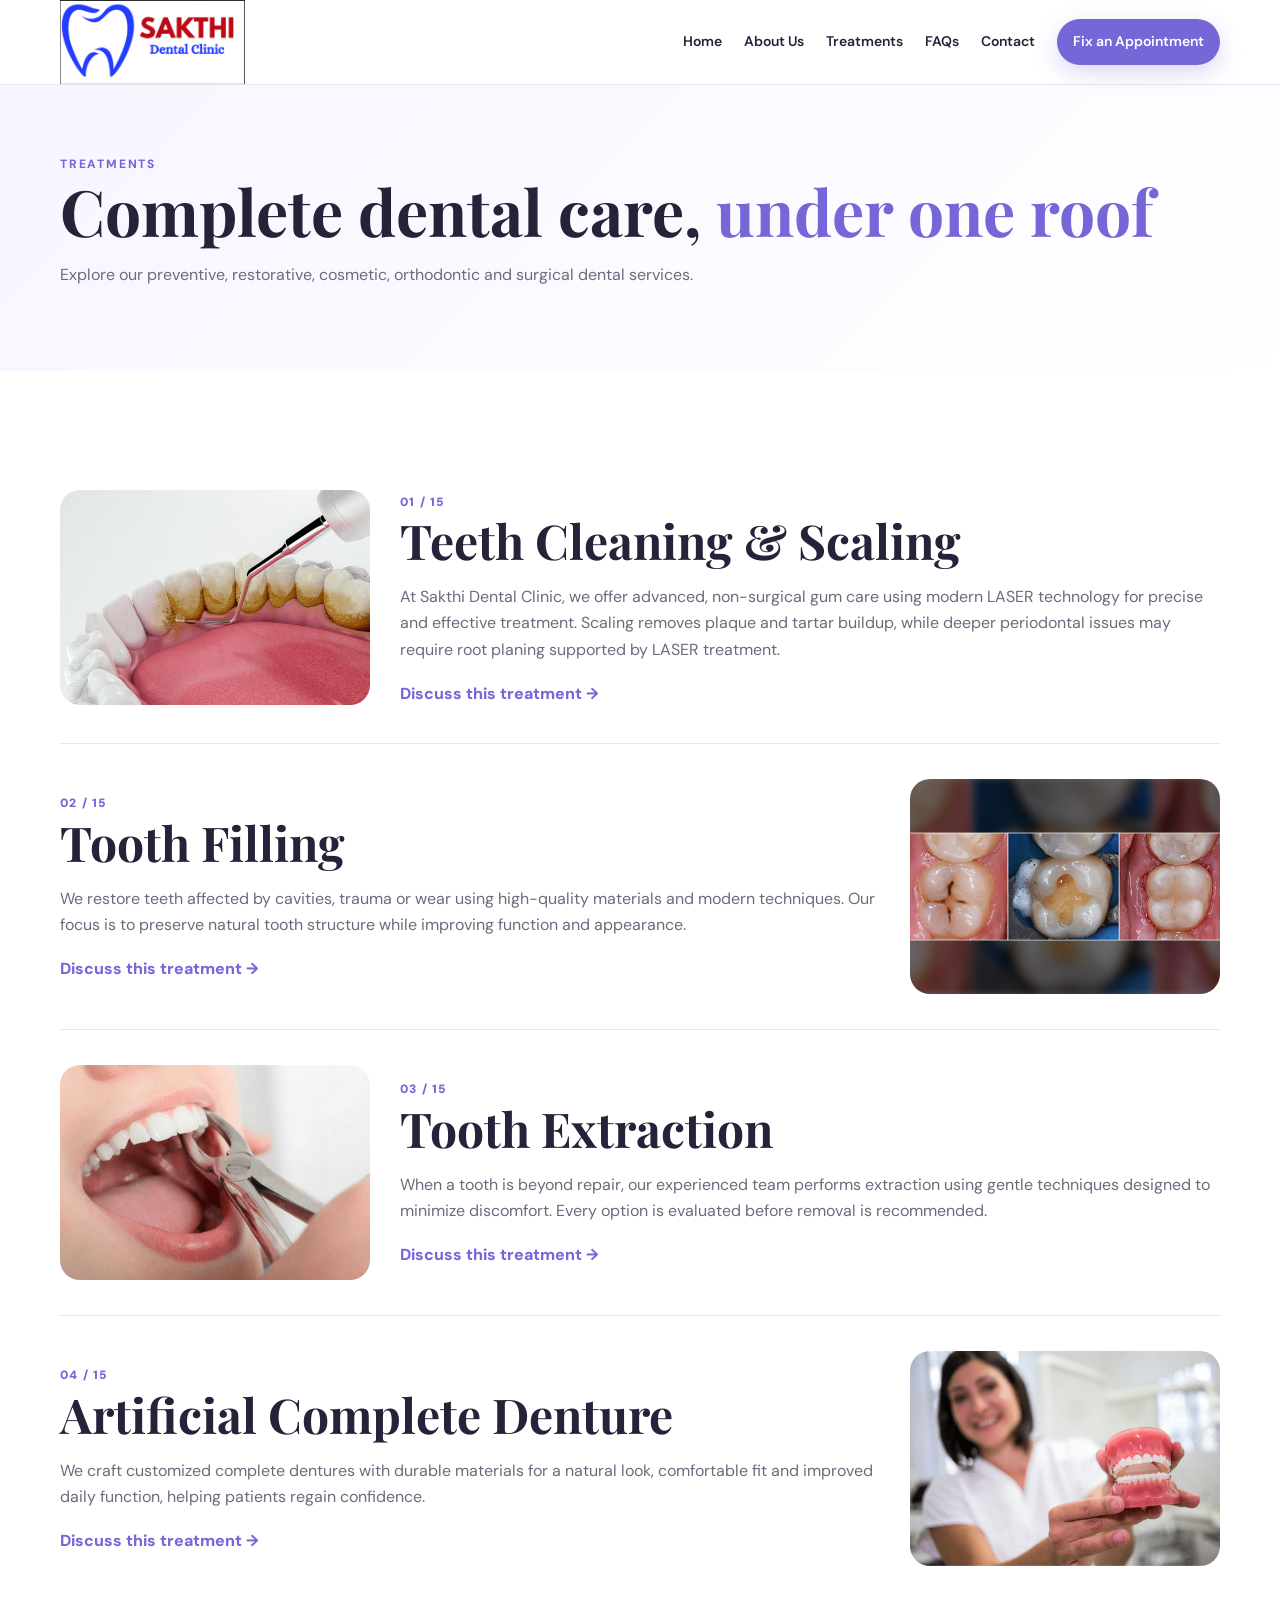
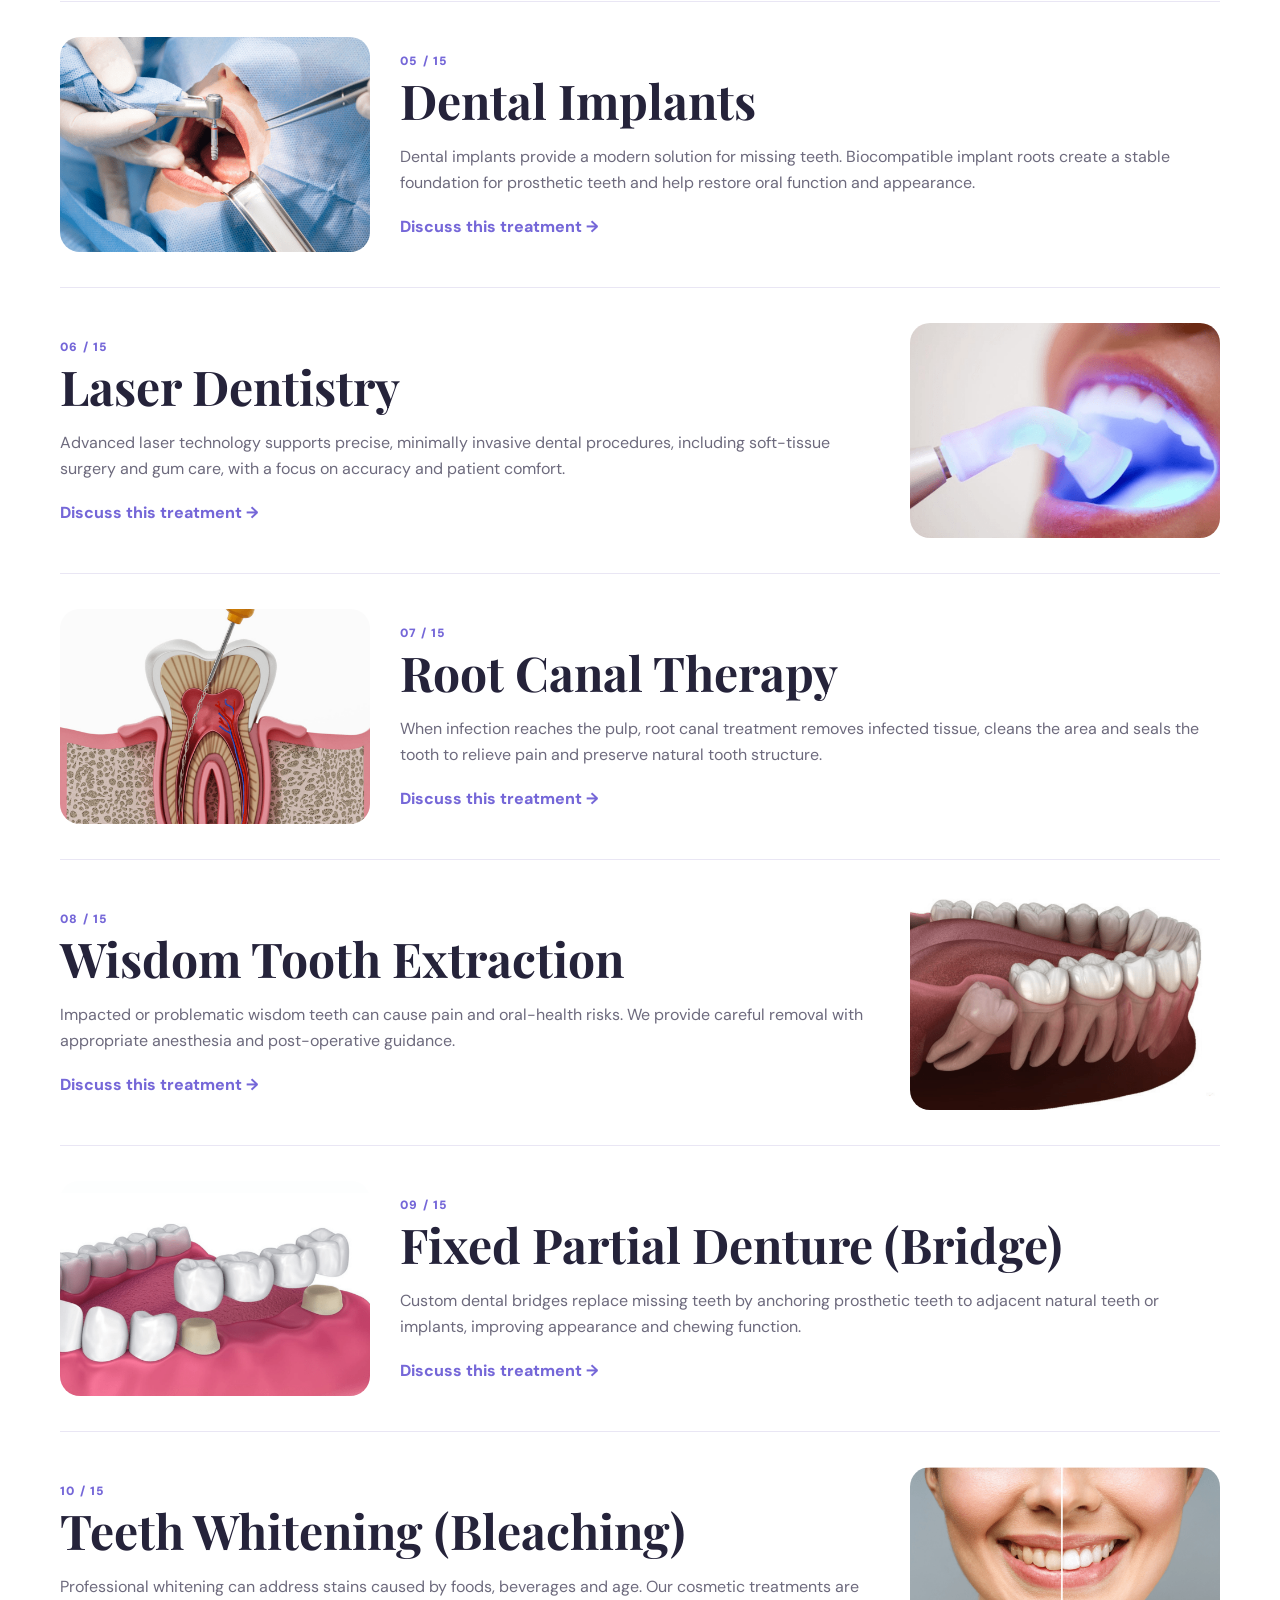
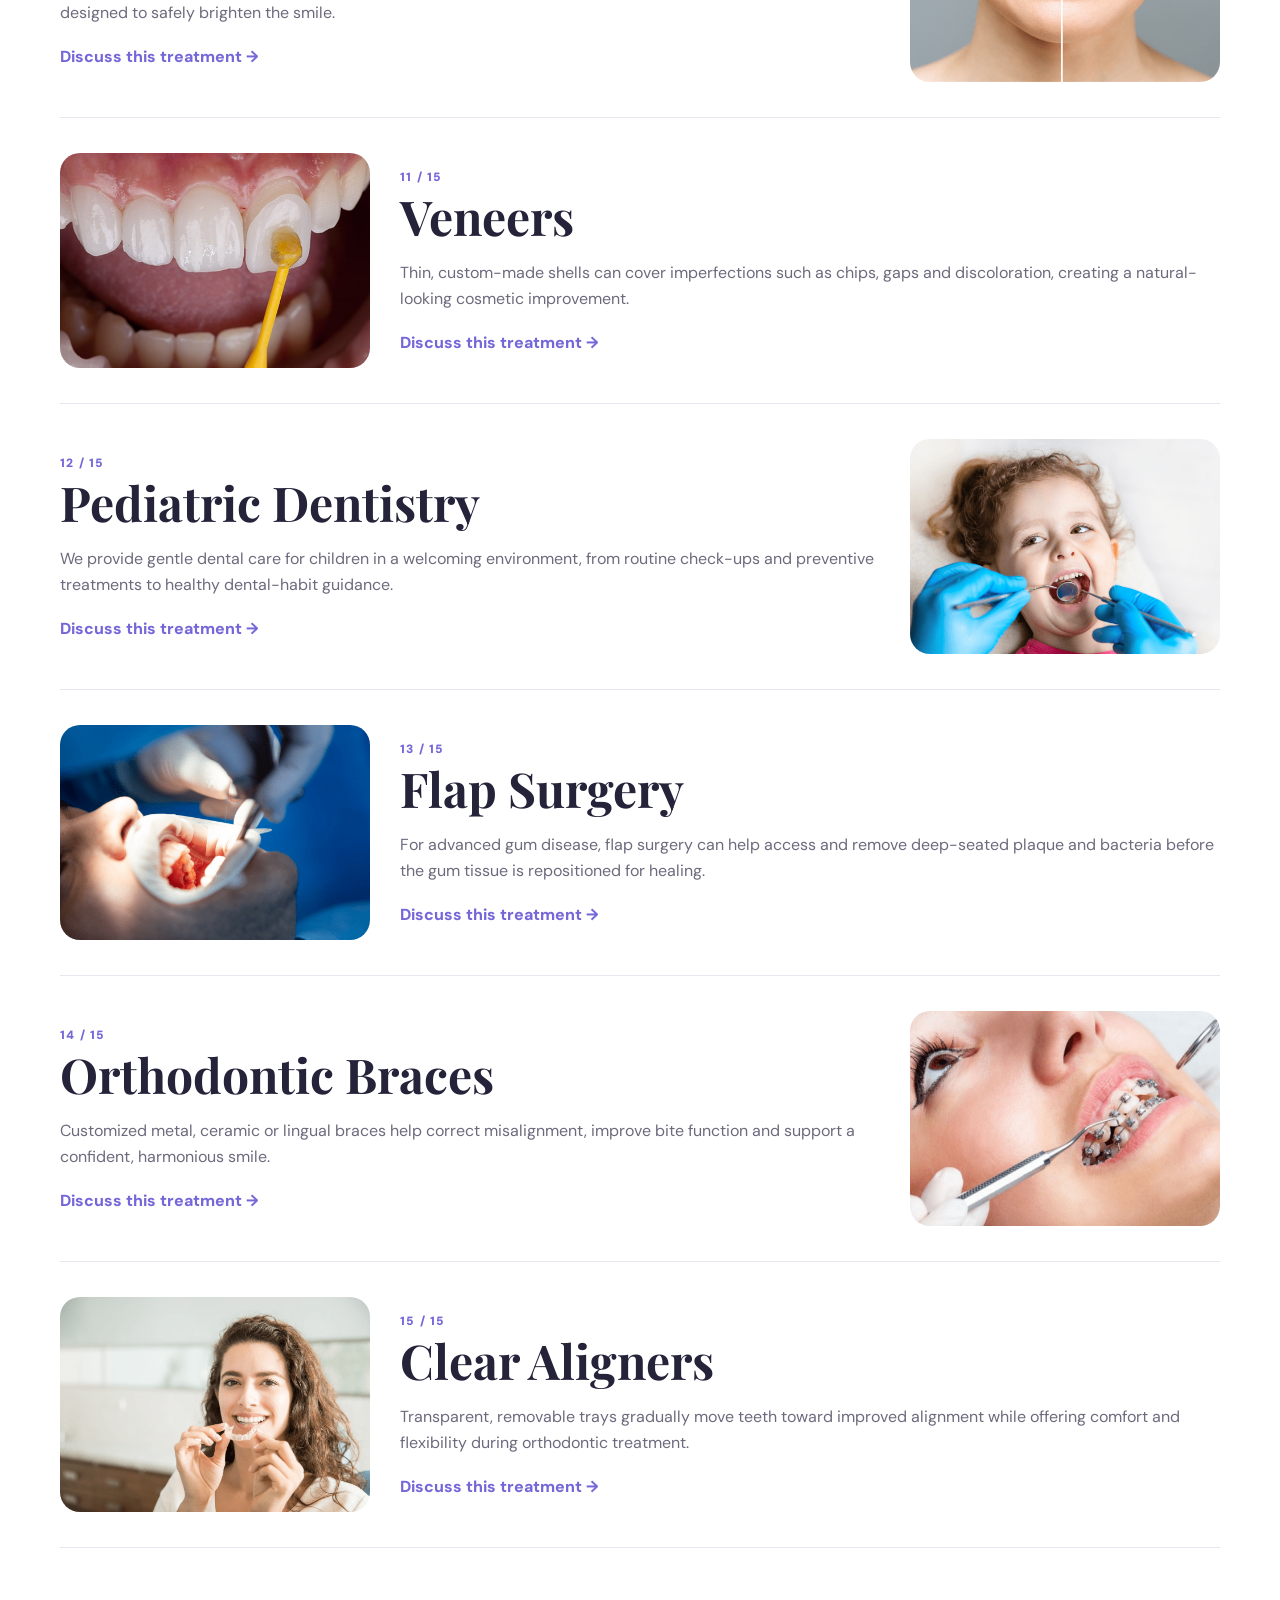
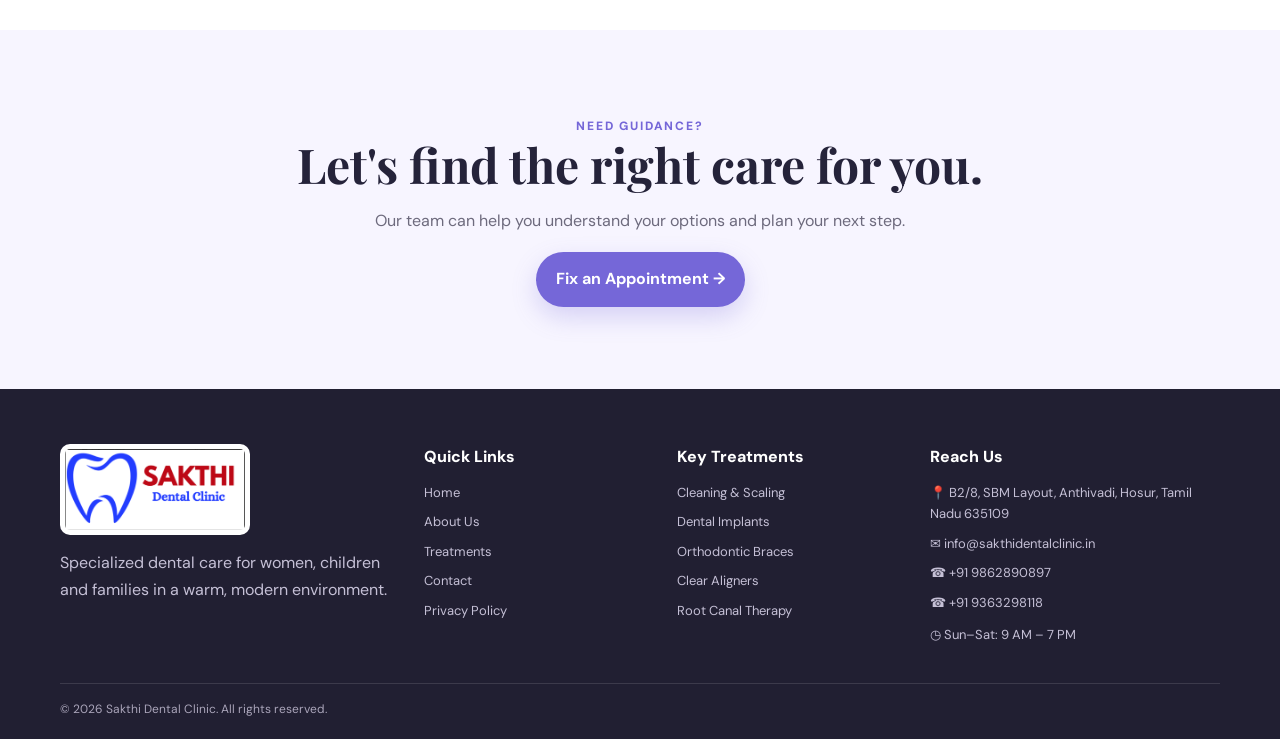
<file: treatments.html>
<!DOCTYPE html>
<html lang="en"><head><meta charset="UTF-8"><meta name="viewport" content="width=device-width, initial-scale=1.0">
<meta name="description" content="Explore 15 dental treatments offered by Sakthi Dental Clinic in Hosur."><title>Treatments | Sakthi Dental Clinic</title>
<link rel="preconnect" href="https://fonts.googleapis.com"><link rel="preconnect" href="https://fonts.gstatic.com" crossorigin>
<link href="https://fonts.googleapis.com/css2?family=DM+Sans:wght@400;500;600;700;800&family=Playfair+Display:wght@600;700&display=swap" rel="stylesheet">
<link rel="stylesheet" href="styles.css"></head><body>
<header class="site-header"><div class="container nav-wrap">
<a class="brand" href="index.html" aria-label="Sakthi Dental Clinic home"><img src="assets/sakthi-logo.png" alt="Sakthi Dental Clinic logo"></a>
<button class="menu-toggle" aria-label="Open navigation" aria-expanded="false">☰</button>
<nav class="nav"><a href="index.html">Home</a><a href="about.html">About Us</a><a href="treatments.html">Treatments</a><a href="index.html#faqs">FAQs</a><a href="contact.html">Contact</a><a class="nav-cta" href="contact.html">Fix an Appointment</a></nav>
</div></header><main><section class="page-hero"><div class="container"><span class="eyebrow">TREATMENTS</span><h1>Complete dental care, <span>under one roof</span></h1><p>Explore our preventive, restorative, cosmetic, orthodontic and surgical dental services.</p></div></section>
<section class="section"><div class="container"><article class="treatment-detail" id="cleaning"><img src="assets/teeth-cleaning.png" alt="Teeth Cleaning & Scaling"><div><span class="number">01 / 15</span><h2>Teeth Cleaning & Scaling</h2><p>At Sakthi Dental Clinic, we offer advanced, non-surgical gum care using modern LASER technology for precise and effective treatment. Scaling removes plaque and tartar buildup, while deeper periodontal issues may require root planing supported by LASER treatment.</p><a class="text-link" href="contact.html">Discuss this treatment →</a></div></article>
<article class="treatment-detail" id="filling"><img src="assets/tooth-filling.jpg" alt="Tooth Filling"><div><span class="number">02 / 15</span><h2>Tooth Filling</h2><p>We restore teeth affected by cavities, trauma or wear using high-quality materials and modern techniques. Our focus is to preserve natural tooth structure while improving function and appearance.</p><a class="text-link" href="contact.html">Discuss this treatment →</a></div></article>
<article class="treatment-detail" id="extraction"><img src="assets/teeth-extraction.png" alt="Tooth Extraction"><div><span class="number">03 / 15</span><h2>Tooth Extraction</h2><p>When a tooth is beyond repair, our experienced team performs extraction using gentle techniques designed to minimize discomfort. Every option is evaluated before removal is recommended.</p><a class="text-link" href="contact.html">Discuss this treatment →</a></div></article>
<article class="treatment-detail" id="denture"><img src="assets/complete-denture.png" alt="Artificial Complete Denture"><div><span class="number">04 / 15</span><h2>Artificial Complete Denture</h2><p>We craft customized complete dentures with durable materials for a natural look, comfortable fit and improved daily function, helping patients regain confidence.</p><a class="text-link" href="contact.html">Discuss this treatment →</a></div></article>
<article class="treatment-detail" id="implants"><img src="assets/dental-implants.png" alt="Dental Implants"><div><span class="number">05 / 15</span><h2>Dental Implants</h2><p>Dental implants provide a modern solution for missing teeth. Biocompatible implant roots create a stable foundation for prosthetic teeth and help restore oral function and appearance.</p><a class="text-link" href="contact.html">Discuss this treatment →</a></div></article>
<article class="treatment-detail" id="laser"><img src="assets/laser-dentistry.png" alt="Laser Dentistry"><div><span class="number">06 / 15</span><h2>Laser Dentistry</h2><p>Advanced laser technology supports precise, minimally invasive dental procedures, including soft-tissue surgery and gum care, with a focus on accuracy and patient comfort.</p><a class="text-link" href="contact.html">Discuss this treatment →</a></div></article>
<article class="treatment-detail" id="root-canal"><img src="assets/root-canal.png" alt="Root Canal Therapy"><div><span class="number">07 / 15</span><h2>Root Canal Therapy</h2><p>When infection reaches the pulp, root canal treatment removes infected tissue, cleans the area and seals the tooth to relieve pain and preserve natural tooth structure.</p><a class="text-link" href="contact.html">Discuss this treatment →</a></div></article>
<article class="treatment-detail" id="wisdom"><img src="assets/wisdom-tooth-removal.png" alt="Wisdom Tooth Extraction"><div><span class="number">08 / 15</span><h2>Wisdom Tooth Extraction</h2><p>Impacted or problematic wisdom teeth can cause pain and oral-health risks. We provide careful removal with appropriate anesthesia and post-operative guidance.</p><a class="text-link" href="contact.html">Discuss this treatment →</a></div></article>
<article class="treatment-detail" id="bridge"><img src="assets/fixed-partial-denture.png" alt="Fixed Partial Denture (Bridge)"><div><span class="number">09 / 15</span><h2>Fixed Partial Denture (Bridge)</h2><p>Custom dental bridges replace missing teeth by anchoring prosthetic teeth to adjacent natural teeth or implants, improving appearance and chewing function.</p><a class="text-link" href="contact.html">Discuss this treatment →</a></div></article>
<article class="treatment-detail" id="whitening"><img src="assets/bleaching.png" alt="Teeth Whitening (Bleaching)"><div><span class="number">10 / 15</span><h2>Teeth Whitening (Bleaching)</h2><p>Professional whitening can address stains caused by foods, beverages and age. Our cosmetic treatments are designed to safely brighten the smile.</p><a class="text-link" href="contact.html">Discuss this treatment →</a></div></article>
<article class="treatment-detail" id="veneers"><img src="assets/veneers.jpg" alt="Veneers"><div><span class="number">11 / 15</span><h2>Veneers</h2><p>Thin, custom-made shells can cover imperfections such as chips, gaps and discoloration, creating a natural-looking cosmetic improvement.</p><a class="text-link" href="contact.html">Discuss this treatment →</a></div></article>
<article class="treatment-detail" id="pediatric"><img src="assets/pediatric-dentistry.png" alt="Pediatric Dentistry"><div><span class="number">12 / 15</span><h2>Pediatric Dentistry</h2><p>We provide gentle dental care for children in a welcoming environment, from routine check-ups and preventive treatments to healthy dental-habit guidance.</p><a class="text-link" href="contact.html">Discuss this treatment →</a></div></article>
<article class="treatment-detail" id="flap"><img src="assets/flap-surgery.png" alt="Flap Surgery"><div><span class="number">13 / 15</span><h2>Flap Surgery</h2><p>For advanced gum disease, flap surgery can help access and remove deep-seated plaque and bacteria before the gum tissue is repositioned for healing.</p><a class="text-link" href="contact.html">Discuss this treatment →</a></div></article>
<article class="treatment-detail" id="braces"><img src="assets/orthodontic-treatment.png" alt="Orthodontic Braces"><div><span class="number">14 / 15</span><h2>Orthodontic Braces</h2><p>Customized metal, ceramic or lingual braces help correct misalignment, improve bite function and support a confident, harmonious smile.</p><a class="text-link" href="contact.html">Discuss this treatment →</a></div></article>
<article class="treatment-detail" id="aligners"><img src="assets/clear-aligner.png" alt="Clear Aligners"><div><span class="number">15 / 15</span><h2>Clear Aligners</h2><p>Transparent, removable trays gradually move teeth toward improved alignment while offering comfort and flexibility during orthodontic treatment.</p><a class="text-link" href="contact.html">Discuss this treatment →</a></div></article></div></section>
<section class="section soft-bg"><div class="container" style="text-align:center"><span class="eyebrow">NEED GUIDANCE?</span><h2>Let's find the right care for you.</h2><p>Our team can help you understand your options and plan your next step.</p><a class="btn btn-primary" href="contact.html">Fix an Appointment →</a></div></section></main><footer><div class="container footer-grid">
<div><a class="footer-brand" href="index.html"><img src="assets/sakthi-logo.png" alt="Sakthi Dental Clinic"></a><p style="color:#c5c0d6">Specialized dental care for women, children and families in a warm, modern environment.</p></div>
<div><div class="footer-title">Quick Links</div><div class="footer-links"><a href="index.html">Home</a><a href="about.html">About Us</a><a href="treatments.html">Treatments</a><a href="contact.html">Contact</a><a href="privacy.html">Privacy Policy</a></div></div>
<div><div class="footer-title">Key Treatments</div><div class="footer-links"><a href="treatments.html#cleaning">Cleaning & Scaling</a><a href="treatments.html#implants">Dental Implants</a><a href="treatments.html#braces">Orthodontic Braces</a><a href="treatments.html#aligners">Clear Aligners</a><a href="treatments.html#root-canal">Root Canal Therapy</a></div></div>
<div><div class="footer-title">Reach Us</div><div class="footer-links"><a href="https://maps.google.com/?q=B2/8+SBM+Layout+Anthivadi+Hosur+Tamil+Nadu+635109">📍 B2/8, SBM Layout, Anthivadi, Hosur, Tamil Nadu 635109</a><a href="mailto:info@sakthidentalclinic.in">✉ info@sakthidentalclinic.in</a><a href="tel:+919862890897">☎ +91 9862890897</a><a href="tel:+919363298118">☎ +91 9363298118</a><span style="font-size:13px;color:#c5c0d6">◷ Sun–Sat: 9 AM – 7 PM</span></div></div>
</div><div class="container footer-bottom">© <span data-year>2026</span> Sakthi Dental Clinic. All rights reserved.</div></footer>
<script src="script.js"></script></body></html>
</file>
<file: styles.css>
:root{
  --lav:#7567d8; --lav2:#eeeaff; --lav3:#f7f5ff; --ink:#25233a; --muted:#6d6a7d;
  --line:#e9e6f4; --white:#fff; --shadow:0 18px 50px rgba(61,52,110,.12); --radius:22px;
}
*{box-sizing:border-box} html{scroll-behavior:smooth} body{margin:0;color:var(--ink);font-family:DM Sans,Arial,sans-serif;background:#fff;line-height:1.65}
img{max-width:100%;display:block} a{color:inherit;text-decoration:none} button,input,textarea{font:inherit}
.container{width:min(1160px,92%);margin:auto}.site-header{position:sticky;top:0;z-index:50;background:rgba(255,255,255,.94);backdrop-filter:blur(14px);border-bottom:1px solid var(--line)}
.nav-wrap{min-height:78px;display:flex;align-items:center;justify-content:space-between;gap:24px}
.brand img{width:185px;height:auto}.nav{display:flex;align-items:center;gap:22px;font-size:14px;font-weight:600}.nav a{padding:9px 0}.nav a:hover,.nav .active{color:var(--lav)}.nav-cta{padding:11px 16px!important;background:var(--lav);color:#fff!important;border-radius:999px;box-shadow:0 8px 22px rgba(117,103,216,.25)}
.menu-toggle{display:none;border:0;background:transparent;font-size:27px}
.hero{background:linear-gradient(135deg,#f8f6ff 0%,#fff 55%,#f3f0ff 100%);padding:78px 0 65px;overflow:hidden}.hero-grid{display:grid;grid-template-columns:1fr 1fr;align-items:center;gap:58px}.eyebrow{font-size:12px;letter-spacing:.15em;font-weight:800;color:var(--lav)}h1,h2,h3{line-height:1.16;margin:0 0 16px}h1{font:700 clamp(40px,5vw,66px)/1.08 "Playfair Display",serif}h1 span,h2 span{color:var(--lav)}h2{font:700 clamp(31px,4vw,48px)/1.12 "Playfair Display",serif}h3{font-size:19px}p{color:var(--muted);margin:0 0 18px}.hero-copy>p{font-size:17px;max-width:610px}.hero-actions{display:flex;flex-wrap:wrap;gap:12px;margin:25px 0}.btn{display:inline-flex;align-items:center;gap:10px;padding:13px 19px;border-radius:999px;font-weight:700;border:1px solid transparent}.btn-primary{background:var(--lav);color:#fff;box-shadow:0 10px 25px rgba(117,103,216,.25)}.btn-light{background:#fff;border-color:var(--line)}.hero-trust{display:flex;gap:28px;margin-top:28px}.hero-trust div{display:grid}.hero-trust strong{font-size:22px}.hero-trust span{font-size:12px;color:var(--muted)}.hero-card{position:relative;border-radius:28px;overflow:hidden;box-shadow:var(--shadow);border:8px solid #fff}.hero-card img{width:100%;height:450px;object-fit:cover}.floating-card{position:absolute;left:20px;bottom:20px;background:#fff;border-radius:17px;padding:13px 15px;display:flex;gap:10px;align-items:center;box-shadow:0 12px 35px rgba(0,0,0,.15)}.icon-circle{width:35px;height:35px;border-radius:50%;background:var(--lav2);color:var(--lav);display:grid;place-items:center;font-weight:900}.floating-card small{display:block;color:var(--muted);font-size:11px}.section{padding:82px 0}.soft-bg{background:var(--lav3)}.section-heading{margin-bottom:35px}.section-heading.center{text-align:center;max-width:720px;margin-left:auto;margin-right:auto}.section-heading p{max-width:680px}.split{display:flex;justify-content:space-between;align-items:end;gap:20px}.text-link{color:var(--lav);font-weight:800}
.feature-grid{display:grid;grid-template-columns:repeat(4,1fr);gap:17px}.feature-card,.treatment-card,.doctor-card,.facility-card,.info-card{background:#fff;border:1px solid var(--line);border-radius:var(--radius);padding:25px;box-shadow:0 7px 25px rgba(61,52,110,.05)}.feature-icon{font-size:25px;color:var(--lav)}.feature-card p{font-size:14px}.treatment-grid{display:grid;grid-template-columns:repeat(3,1fr);gap:18px}.treatment-card{position:relative;overflow:hidden}.treatment-card>span{color:#b1acd0;font-weight:800;font-size:12px}.treatment-card .treatment-image{height:185px;width:100%;object-fit:cover;border-radius:15px;margin:12px 0 18px}.treatment-card a{color:var(--lav);font-weight:800;font-size:14px}.experience-grid{display:grid;grid-template-columns:1fr 1fr;gap:60px;align-items:center}.experience-image{position:relative}.experience-image img{width:100%;height:440px;object-fit:cover;border-radius:28px;box-shadow:var(--shadow)}.experience-badge{position:absolute;bottom:20px;right:20px;background:#fff;border-radius:18px;padding:15px 18px;box-shadow:var(--shadow)}.experience-badge strong{font-size:25px;color:var(--lav)}.experience-badge span{display:block;font-size:12px}.check-list{padding:0;margin:22px 0;list-style:none}.check-list li{margin:12px 0;color:#4e4a60}.check-list li:before{content:"✓";display:inline-grid;place-items:center;width:23px;height:23px;margin-right:9px;border-radius:50%;background:var(--lav2);color:var(--lav);font-weight:900}
.testimonial-slider{max-width:850px;margin:auto;position:relative}.testimonial-track{overflow:hidden}.testimonial{display:none;background:#fff;border:1px solid var(--line);border-radius:26px;padding:38px;text-align:center}.testimonial.active{display:block}.quote{font:700 54px/1 "Playfair Display",serif;color:var(--lav)}.testimonial p{font-size:19px}.testimonial span{display:block;color:var(--muted);font-size:13px}.slider-btn{position:absolute;top:50%;transform:translateY(-50%);width:42px;height:42px;border-radius:50%;border:1px solid var(--line);background:#fff;font-size:28px;z-index:2}.prev{left:-55px}.next{right:-55px}
.facility-grid{display:grid;grid-template-columns:repeat(5,1fr);gap:14px}.facility-card{text-align:center;padding:18px}.facility-card img{width:48px;height:48px;margin:0 auto 10px;object-fit:contain}.facility-card p{font-size:12px;margin:0}.banner-strip{display:grid;grid-template-columns:repeat(3,1fr);gap:16px}.banner-strip img{height:190px;width:100%;object-fit:cover;border-radius:22px}
.assurance{background:var(--lav);color:#fff}.assurance-inner{min-height:92px;display:flex;align-items:center;gap:16px}.assurance-inner>div{display:grid}.assurance-inner span{font-size:13px;opacity:.9}.assurance-inner a{margin-left:auto;background:#fff;color:var(--lav);padding:10px 16px;border-radius:999px;font-weight:800}.assurance-icon{font-size:30px!important}
.faq-list{max-width:850px;margin:auto}.faq-item{border-bottom:1px solid var(--line)}.faq-question{width:100%;background:transparent;border:0;text-align:left;padding:20px 0;font-weight:800;display:flex;justify-content:space-between;cursor:pointer}.faq-answer{display:none;padding:0 0 18px}.faq-item.open .faq-answer{display:block}.faq-item.open .faq-question span{transform:rotate(45deg)}
.page-hero{padding:65px 0;background:linear-gradient(135deg,var(--lav3),#fff)}.page-hero p{max-width:700px}.profile-grid{display:grid;grid-template-columns:1fr 1.35fr;gap:45px;align-items:center}.profile-photo{height:440px;border-radius:28px;object-fit:cover;width:100%;box-shadow:var(--shadow)}.mission-grid{display:grid;grid-template-columns:1fr 1fr;gap:20px}.doctor-grid{display:grid;grid-template-columns:repeat(3,1fr);gap:16px}.doctor-card .initial{width:48px;height:48px;border-radius:50%;background:var(--lav2);color:var(--lav);display:grid;place-items:center;font-weight:900;margin-bottom:14px}.doctor-card p{font-size:13px}.treatment-detail{display:grid;grid-template-columns:310px 1fr;gap:30px;align-items:center;padding:35px 0;border-bottom:1px solid var(--line);scroll-margin-top:100px}.treatment-detail img{width:100%;height:215px;object-fit:cover;border-radius:20px}.treatment-detail:nth-child(even){grid-template-columns:1fr 310px}.treatment-detail:nth-child(even) img{order:2}.number{font-size:12px;color:var(--lav);font-weight:900;letter-spacing:.1em}.contact-grid{display:grid;grid-template-columns:1fr 1fr;gap:35px}.form-card,.contact-card{padding:30px;background:#fff;border:1px solid var(--line);border-radius:25px;box-shadow:0 8px 28px rgba(61,52,110,.05)}label{display:block;font-size:13px;font-weight:800;margin:0 0 7px}input,textarea{width:100%;padding:13px 14px;border:1px solid #ddd9ec;border-radius:13px;outline:none;margin-bottom:17px;background:#fff}input:focus,textarea:focus{border-color:var(--lav);box-shadow:0 0 0 3px var(--lav2)}textarea{min-height:145px;resize:vertical}.contact-item{padding:17px 0;border-bottom:1px solid var(--line)}.contact-item strong{display:block}.contact-item span{color:var(--muted);font-size:14px}.form-message{font-size:13px;margin-top:10px}.map-link{color:var(--lav);font-weight:800}
.privacy{max-width:850px}.privacy h2{font-size:28px;margin-top:35px}.privacy li{margin:8px 0;color:var(--muted)}
footer{background:#211f32;color:#e9e6f4;padding:55px 0 20px}.footer-grid{display:grid;grid-template-columns:1.5fr 1fr 1fr 1.3fr;gap:30px}.footer-brand img{width:190px;background:#fff;border-radius:10px;padding:5px;margin-bottom:15px}.footer-title{font-weight:800;color:#fff;margin-bottom:12px}.footer-links a{display:block;color:#c5c0d6;font-size:13px;margin:8px 0}.footer-bottom{border-top:1px solid rgba(255,255,255,.12);margin-top:35px;padding-top:16px;color:#aaa5ba;font-size:12px}
.reveal{animation:up .7s ease both}@keyframes up{from{opacity:0;transform:translateY(18px)}to{opacity:1;transform:none}}
@media(max-width:950px){.nav{gap:13px}.feature-grid{grid-template-columns:repeat(2,1fr)}.treatment-grid{grid-template-columns:repeat(2,1fr)}.facility-grid{grid-template-columns:repeat(3,1fr)}.doctor-grid{grid-template-columns:repeat(2,1fr)}.footer-grid{grid-template-columns:repeat(2,1fr)}}
@media(max-width:760px){.menu-toggle{display:block}.nav{display:none;position:absolute;top:78px;left:0;right:0;background:#fff;border-bottom:1px solid var(--line);padding:18px 5%;flex-direction:column;align-items:stretch}.nav.open{display:flex}.nav a{padding:10px}.hero-grid,.experience-grid,.profile-grid,.mission-grid,.contact-grid{grid-template-columns:1fr}.hero{padding-top:50px}.hero-card img{height:330px}.hero-trust{gap:16px}.split{align-items:start;flex-direction:column}.treatment-grid{grid-template-columns:1fr}.facility-grid{grid-template-columns:repeat(2,1fr)}.banner-strip{grid-template-columns:1fr}.doctor-grid{grid-template-columns:1fr}.treatment-detail,.treatment-detail:nth-child(even){grid-template-columns:1fr}.treatment-detail:nth-child(even) img{order:0}.prev{left:8px}.next{right:8px}.testimonial{padding:35px 25px}.footer-grid{grid-template-columns:1fr}.assurance-inner{padding:15px 0}.assurance-inner a{margin-left:0}.assurance-inner{flex-wrap:wrap}}
</file>
